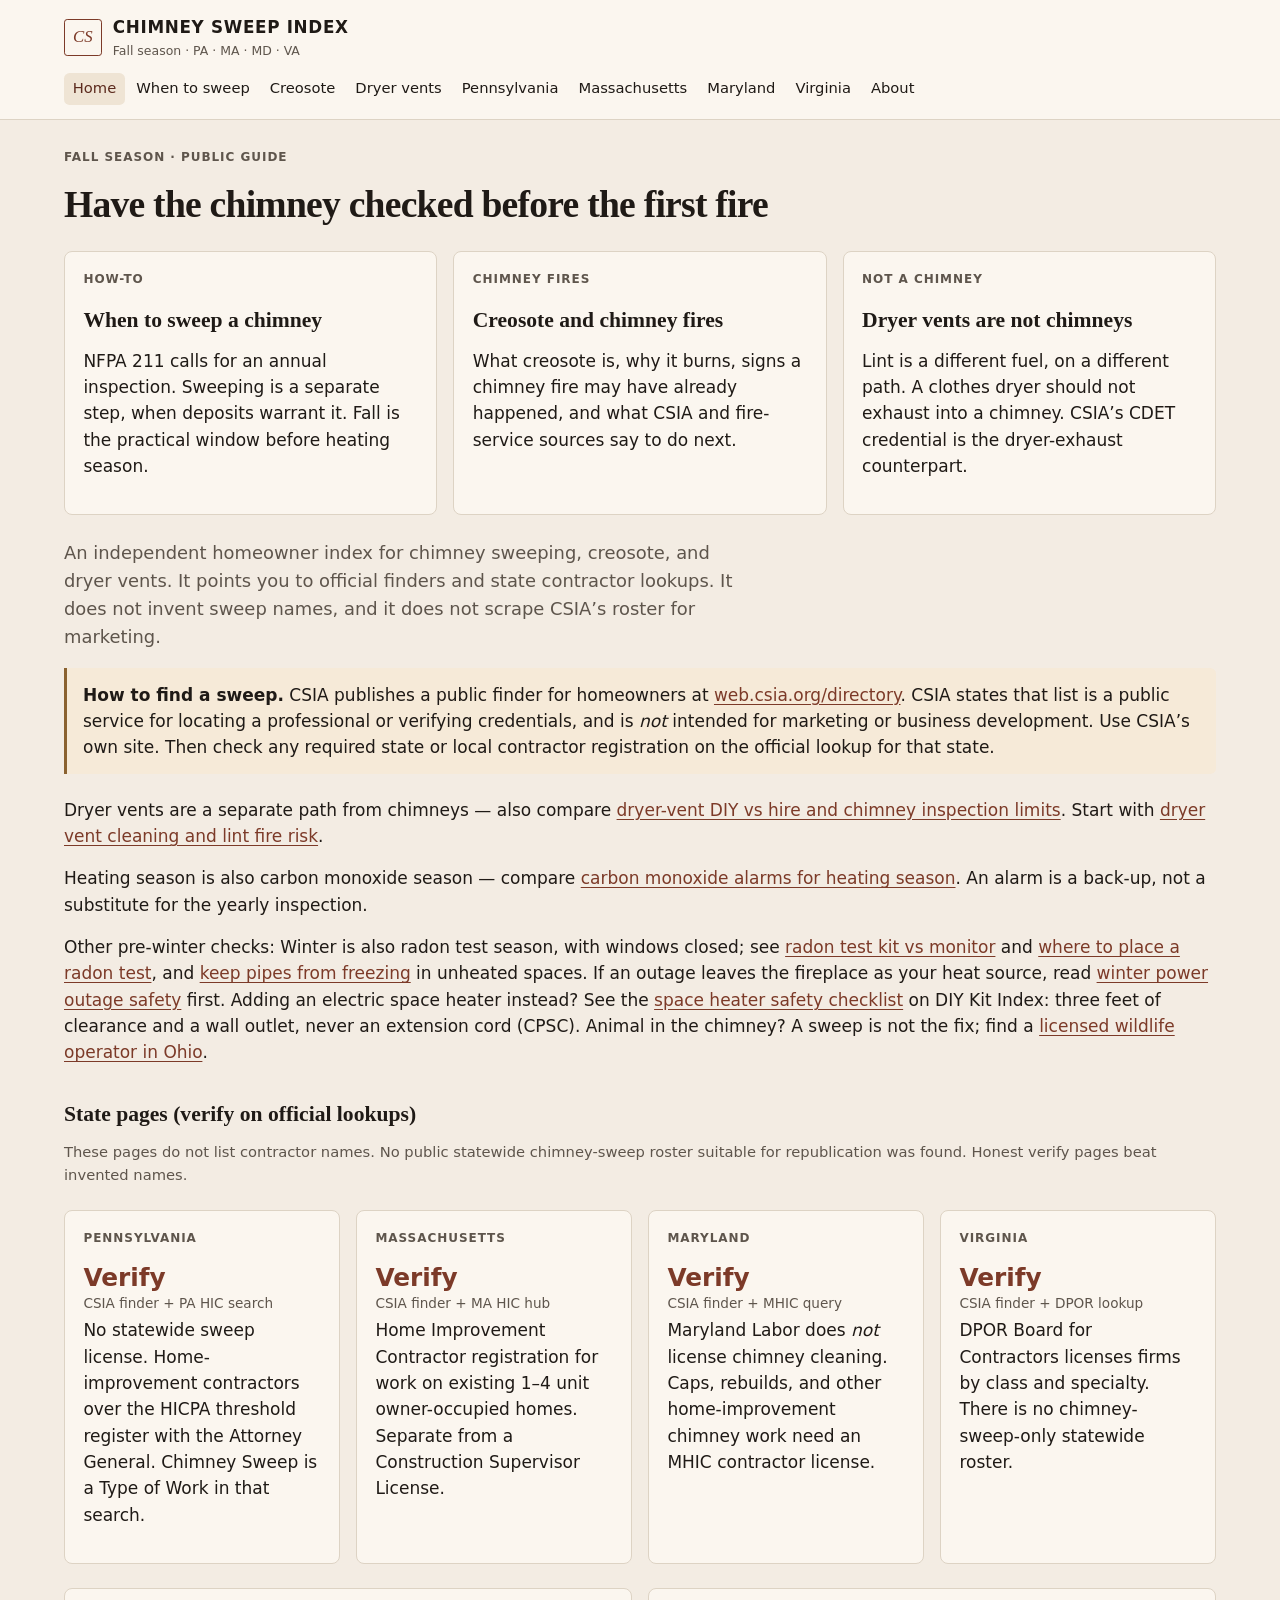
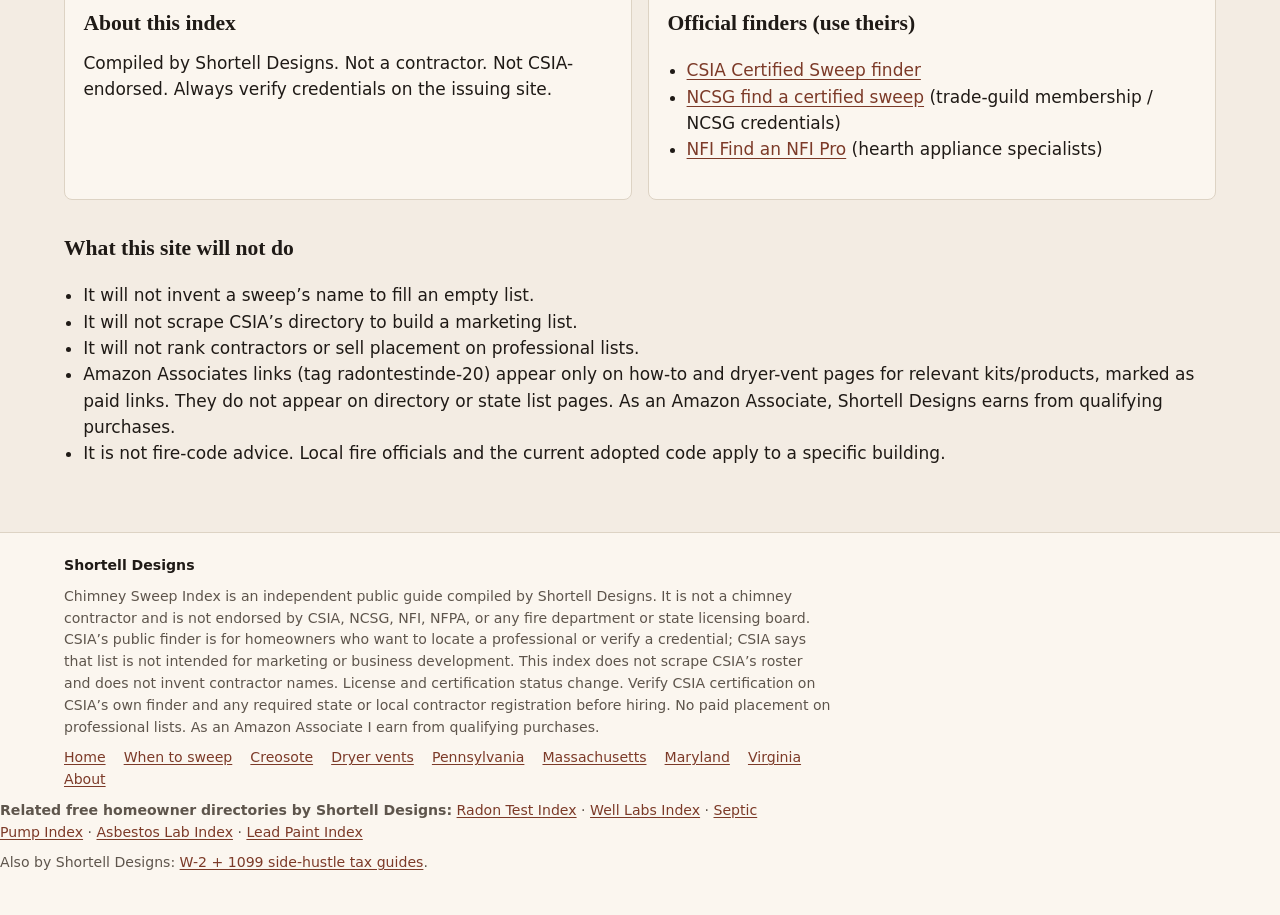
<file: index.html>
<!DOCTYPE html>
<html lang="en">
<head>
  <meta charset="utf-8">
  <meta name="viewport" content="width=device-width, initial-scale=1">
  <title>Chimney Sweep Index | When to Sweep and Verify</title>
  <meta name="description" content="Have the chimney checked before the first fire. When to sweep, creosote, dryer vents, plus CSIA and state lookups. By Shortell Designs. Not CSIA-endorsed.">
  <link rel="canonical" href="https://shortelldesigns.github.io/chimney-sweep-index/">
  <link rel="stylesheet" href="css/style.css">
</head>
<body>
  <a class="skip" href="#main">Skip to content</a>
  <header class="site-header">
    <div class="header-inner">
      <a class="brand" href="index.html">
        <span class="brand-mark" aria-hidden="true">CS</span>
        <span class="brand-text">
          <span class="brand-name">Chimney Sweep Index</span>
          <span class="brand-sub">Fall season · PA · MA · MD · VA</span>
        </span>
      </a>
      <nav aria-label="Primary">
        <a href="index.html" aria-current="page">Home</a>
        <a href="how-to.html">When to sweep</a>
        <a href="creosote.html">Creosote</a>
        <a href="dryer-vent.html">Dryer vents</a>
        <a href="pa.html">Pennsylvania</a>
        <a href="ma.html">Massachusetts</a>
        <a href="md.html">Maryland</a>
        <a href="va.html">Virginia</a>
        <a href="about.html">About</a>
      </nav>
    </div>
  </header>
  <main id="main">
    <div class="wrap">
      <p class="kicker">Fall season · public guide</p>
      <h1>Have the chimney checked before the first fire</h1>
<div class="grid three">
        <a class="card" href="how-to.html">
          <p class="kicker">How-to</p>
          <h2>When to sweep a chimney</h2>
          <p>NFPA 211 calls for an annual inspection. Sweeping is a separate step, when deposits
          warrant it. Fall is the practical window before heating season.</p>
        </a>
        <a class="card" href="creosote.html">
          <p class="kicker">Chimney fires</p>
          <h2>Creosote and chimney fires</h2>
          <p>What creosote is, why it burns, signs a chimney fire may have already happened, and
          what CSIA and fire-service sources say to do next.</p>
        </a>
        <a class="card" href="dryer-vent.html">
          <p class="kicker">Not a chimney</p>
          <h2>Dryer vents are not chimneys</h2>
          <p>Lint is a different fuel, on a different path. A clothes dryer should not exhaust into
          a chimney. CSIA’s CDET credential is the dryer-exhaust counterpart.</p>
        </a>
      </div>

      <p class="lede">An independent homeowner index for chimney sweeping, creosote, and dryer vents.
      It points you to official finders and state contractor lookups. It does not invent sweep names,
      and it does not scrape CSIA’s roster for marketing.</p>
            <div class="note">
        <p><strong>How to find a sweep.</strong> CSIA publishes a public finder for homeowners at
        <a href="https://web.csia.org/directory/">web.csia.org/directory</a>. CSIA states that list is a public service
        for locating a professional or verifying credentials, and is <em>not</em> intended for
        marketing or business development. Use CSIA’s own site. Then check any required state or
        local contractor registration on the official lookup for that state.</p>
      </div>


      <p>Dryer vents are a separate path from chimneys — also compare <a href="https://shortelldesigns.github.io/diy-kit-index/dryer-vent-chimney-diy.html">dryer-vent DIY vs hire and chimney inspection limits</a>. Start with <a href="dryer-vent.html">dryer vent cleaning and lint fire risk</a>.</p>
      <p>Heating season is also carbon monoxide season — compare <a href="https://shortelldesigns.github.io/diy-kit-index/carbon-monoxide-alarms.html">carbon monoxide alarms for heating season</a>. An alarm is a back-up, not a substitute for the yearly inspection.</p>
      <p>Other pre-winter checks: Winter is also radon test season, with windows closed; see <a href="https://shortelldesigns.github.io/diy-kit-index/radon-test-kits.html">radon test kit vs monitor</a> and <a href="https://shortelldesigns.github.io/radon-test-index/how-to-test.html">where to place a radon test</a>, and <a href="https://shortelldesigns.github.io/diy-kit-index/frozen-pipe-kit.html">keep pipes from freezing</a> in unheated spaces. If an outage leaves the fireplace as your heat source, read <a href="https://shortelldesigns.github.io/diy-kit-index/power-outage-kit.html">winter power outage safety</a> first. Adding an electric space heater instead? See the <a href="https://shortelldesigns.github.io/diy-kit-index/space-heater-safety.html">space heater safety checklist</a> on DIY Kit Index: three feet of clearance and a wall outlet, never an extension cord (CPSC). Animal in the chimney? A sweep is not the fix; find a <a href="https://shortelldesigns.github.io/wildlife-control-index/oh.html">licensed wildlife operator in Ohio</a>.</p>

      <h2>State pages (verify on official lookups)</h2>
      <p class="meta">These pages do not list contractor names. No public statewide chimney-sweep
      roster suitable for republication was found. Honest verify pages beat invented names.</p>
      <div class="grid states">
        <a class="card" href="pa.html">
          <p class="kicker">Pennsylvania</p>
          <p class="stat">Verify<small>CSIA finder + PA HIC search</small></p>
          <p>No statewide sweep license. Home-improvement contractors over the HICPA threshold
          register with the Attorney General. Chimney Sweep is a Type of Work in that search.</p>
        </a>
        <a class="card" href="ma.html">
          <p class="kicker">Massachusetts</p>
          <p class="stat">Verify<small>CSIA finder + MA HIC hub</small></p>
          <p>Home Improvement Contractor registration for work on existing 1–4 unit owner-occupied
          homes. Separate from a Construction Supervisor License.</p>
        </a>
        <a class="card" href="md.html">
          <p class="kicker">Maryland</p>
          <p class="stat">Verify<small>CSIA finder + MHIC query</small></p>
          <p>Maryland Labor does <em>not</em> license chimney cleaning. Caps, rebuilds, and other
          home-improvement chimney work need an MHIC contractor license.</p>
        </a>
        <a class="card" href="va.html">
          <p class="kicker">Virginia</p>
          <p class="stat">Verify<small>CSIA finder + DPOR lookup</small></p>
          <p>DPOR Board for Contractors licenses firms by class and specialty. There is no
          chimney-sweep-only statewide roster.</p>
        </a>
      </div>

      <div class="grid two">
        <a class="card" href="about.html">
          <h2>About this index</h2>
          <p>Compiled by Shortell Designs. Not a contractor. Not CSIA-endorsed.
          Always verify credentials on the issuing site.</p>
        </a>
        <div class="card">
          <h2>Official finders (use theirs)</h2>
          <ul class="plain">
            <li><a href="https://web.csia.org/directory/">CSIA Certified Sweep finder</a></li>
            <li><a href="https://ncsg.org/find-a-sweep/find-a-certified-sweep">NCSG find a certified sweep</a> (trade-guild membership / NCSG credentials)</li>
            <li><a href="https://www.nficertified.org/public/find-an-nfi-pro/">NFI Find an NFI Pro</a> (hearth appliance specialists)</li>
          </ul>
        </div>
      </div>

      <h2>What this site will not do</h2>
      <ul class="plain">
        <li>It will not invent a sweep’s name to fill an empty list.</li>
        <li>It will not scrape CSIA’s directory to build a marketing list.</li>
        <li>It will not rank contractors or sell placement on professional lists.</li>
        <li>Amazon Associates links (tag radontestinde-20) appear only on how-to and dryer-vent pages for relevant kits/products, marked as paid links. They do not appear on directory or state list pages. As an Amazon Associate, Shortell Designs earns from qualifying purchases.</li>
        <li>It is not fire-code advice. Local fire officials and the current adopted code apply
          to a specific building.</li>
      </ul>
    </div>
  </main>
  <footer class="site-footer">
    <div class="wrap">
      <p class="byline">Shortell Designs</p>
      <p>Chimney Sweep Index is an independent public guide compiled by Shortell Designs.
      It is not a chimney contractor and is not endorsed by CSIA, NCSG, NFI,
      NFPA, or any fire department or state licensing board. CSIA’s public finder is for homeowners
      who want to locate a professional or verify a credential; CSIA says that list is not intended
      for marketing or business development. This index does not scrape CSIA’s roster and does not
      invent contractor names. License and certification status change. Verify CSIA certification
      on CSIA’s own finder and any required state or local contractor registration before hiring.
      No paid placement on professional lists. As an Amazon Associate I earn from qualifying purchases.</p>
      <p class="foot-nav"><a href="index.html">Home</a> <a href="how-to.html">When to sweep</a> <a href="creosote.html">Creosote</a> <a href="dryer-vent.html">Dryer vents</a> <a href="pa.html">Pennsylvania</a> <a href="ma.html">Massachusetts</a> <a href="md.html">Maryland</a> <a href="va.html">Virginia</a> <a href="about.html">About</a></p>
    </div>
  <p class="related-sites"><strong>Related free homeowner directories by Shortell Designs:</strong> <a href="https://shortelldesigns.github.io/radon-test-index/">Radon Test Index</a> · <a href="https://shortelldesigns.github.io/well-labs-index/">Well Labs Index</a> · <a href="https://shortelldesigns.github.io/septic-pump-index/">Septic Pump Index</a> · <a href="https://shortelldesigns.github.io/asbestos-lab-index/">Asbestos Lab Index</a> · <a href="https://shortelldesigns.github.io/lead-paint-index/">Lead Paint Index</a></p>
  <p class="related-sites">Also by Shortell Designs: <a href="https://shortelldesigns.github.io/tax-kit-2026/">W-2 + 1099 side-hustle tax guides</a>.</p>
</footer>
</body>
</html>
</file>
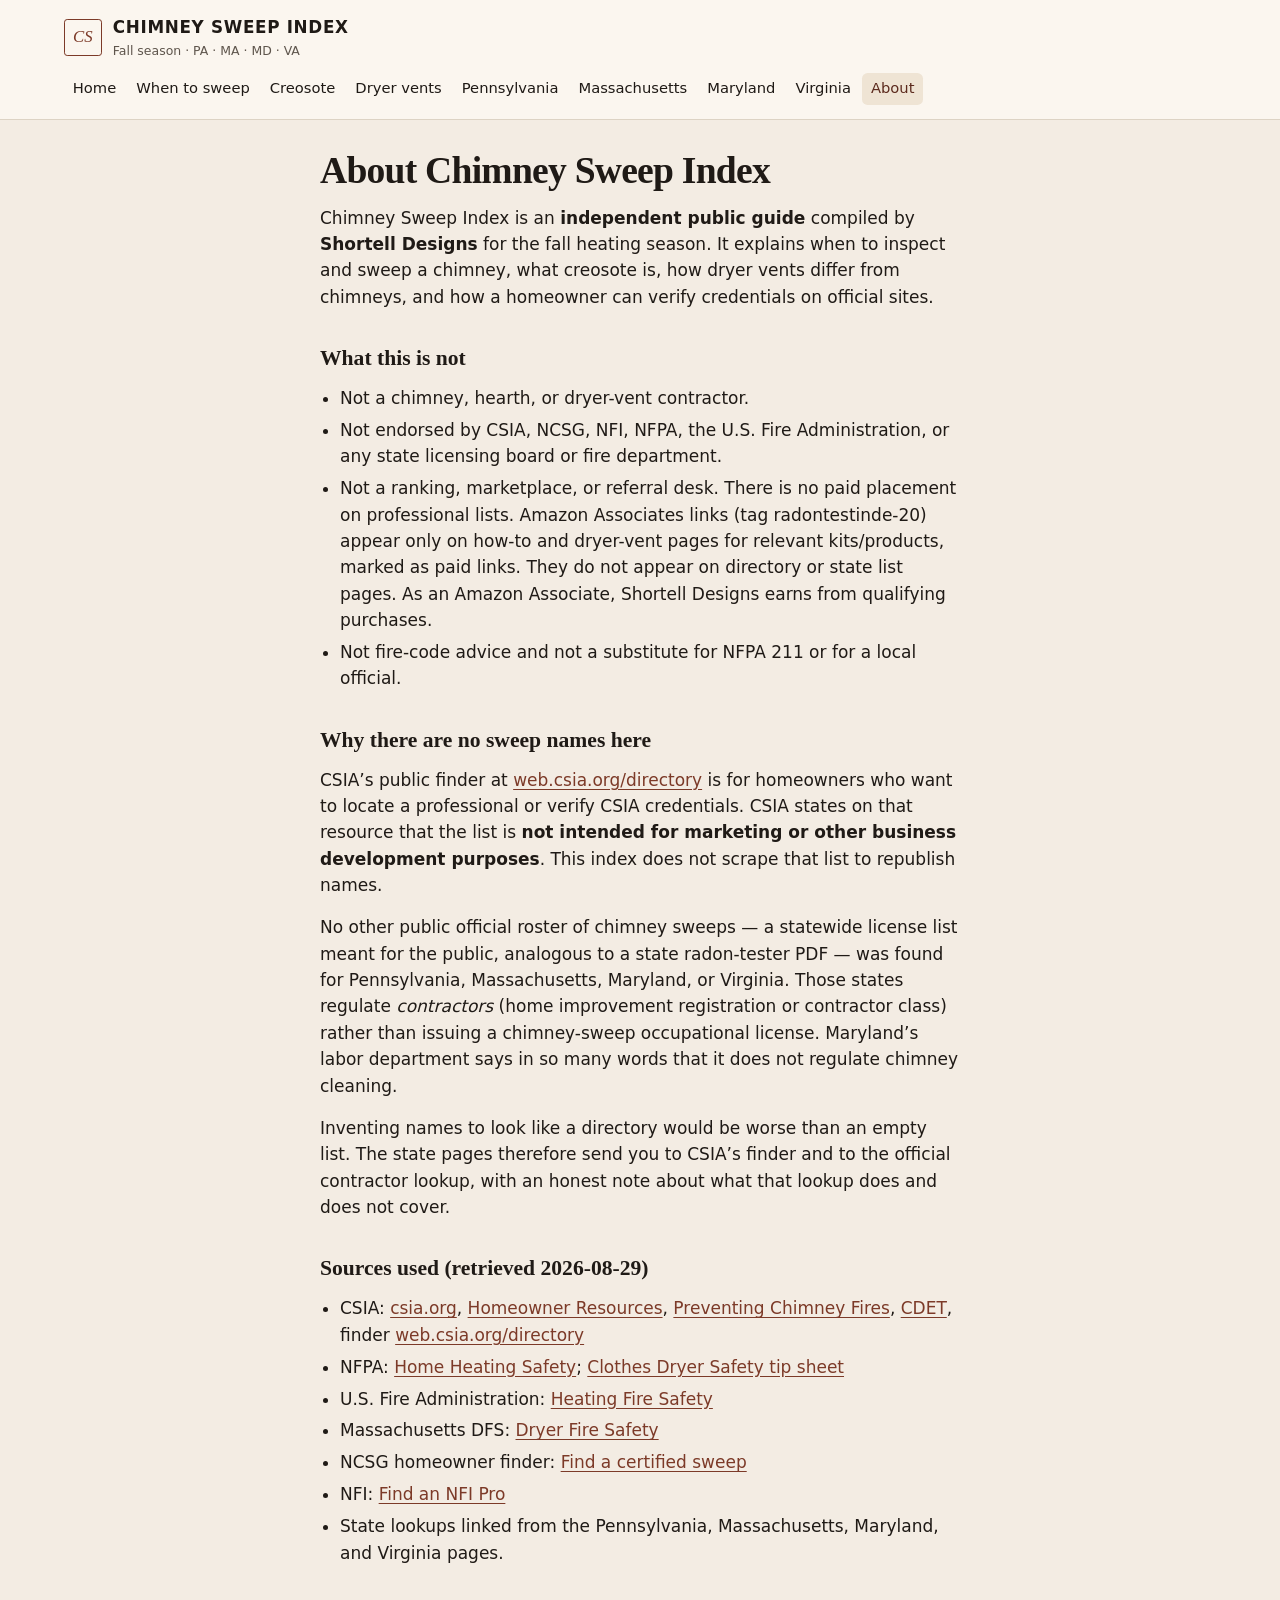
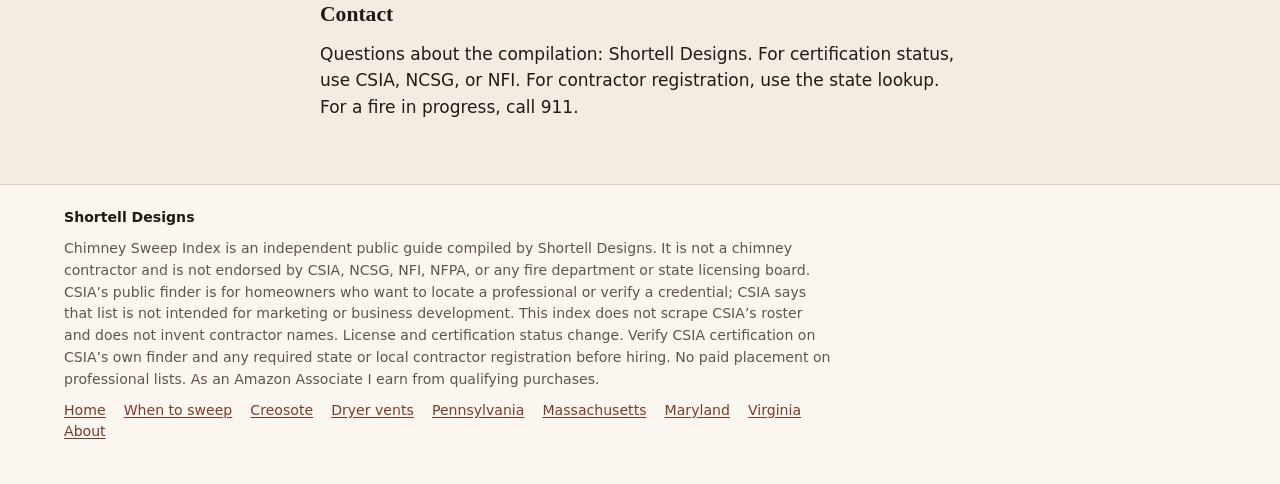
<file: about.html>
<!DOCTYPE html>
<html lang="en">
<head>
  <meta charset="utf-8">
  <meta name="viewport" content="width=device-width, initial-scale=1">
  <title>About — Chimney Sweep Index</title>
  <meta name="description" content="Independent chimney and dryer-vent guide by Shortell Designs. Not a contractor, not CSIA-endorsed.">
  <link rel="canonical" href="https://shortelldesigns.github.io/chimney-sweep-index/about.html">
  <link rel="stylesheet" href="css/style.css">
</head>
<body>
  <a class="skip" href="#main">Skip to content</a>
  <header class="site-header">
    <div class="header-inner">
      <a class="brand" href="index.html">
        <span class="brand-mark" aria-hidden="true">CS</span>
        <span class="brand-text">
          <span class="brand-name">Chimney Sweep Index</span>
          <span class="brand-sub">Fall season · PA · MA · MD · VA</span>
        </span>
      </a>
      <nav aria-label="Primary">
        <a href="index.html">Home</a>
        <a href="how-to.html">When to sweep</a>
        <a href="creosote.html">Creosote</a>
        <a href="dryer-vent.html">Dryer vents</a>
        <a href="pa.html">Pennsylvania</a>
        <a href="ma.html">Massachusetts</a>
        <a href="md.html">Maryland</a>
        <a href="va.html">Virginia</a>
        <a href="about.html" aria-current="page">About</a>
      </nav>
    </div>
  </header>
  <main id="main">
    <article class="wrap-prose prose">
      <h1>About Chimney Sweep Index</h1>
      <p>Chimney Sweep Index is an <strong>independent public guide</strong> compiled by
      <strong>Shortell Designs</strong> for the fall heating season. It explains when to inspect
      and sweep a chimney, what creosote is, how dryer vents differ from chimneys, and how a
      homeowner can verify credentials on official sites.</p>

      <h2>What this is not</h2>
      <ul>
        <li>Not a chimney, hearth, or dryer-vent contractor.</li>
        <li>Not endorsed by CSIA, NCSG, NFI, NFPA, the U.S. Fire Administration, or any state
          licensing board or fire department.</li>
        <li>Not a ranking, marketplace, or referral desk. There is no paid placement on
          professional lists. Amazon Associates links (tag radontestinde-20) appear only on
          how-to and dryer-vent pages for relevant kits/products, marked as paid links. They
          do not appear on directory or state list pages. As an Amazon Associate, Shortell
          Designs earns from qualifying purchases.</li>
        <li>Not fire-code advice and not a substitute for NFPA 211 or for a local official.</li>
      </ul>

      <h2>Why there are no sweep names here</h2>
      <p>CSIA’s public finder at <a href="https://web.csia.org/directory/">web.csia.org/directory</a> is for
      homeowners who want to locate a professional or verify CSIA credentials. CSIA states on
      that resource that the list is <strong>not intended for marketing or other business
      development purposes</strong>. This index does not scrape that list to republish names.</p>
      <p>No other public official roster of chimney sweeps — a statewide license list meant for
      the public, analogous to a state radon-tester PDF — was found for Pennsylvania,
      Massachusetts, Maryland, or Virginia. Those states regulate <em>contractors</em> (home
      improvement registration or contractor class) rather than issuing a chimney-sweep
      occupational license. Maryland’s labor department says in so many words that it does not
      regulate chimney cleaning.</p>
      <p>Inventing names to look like a directory would be worse than an empty list. The state
      pages therefore send you to CSIA’s finder and to the official contractor lookup, with an
      honest note about what that lookup does and does not cover.</p>

      <h2>Sources used (retrieved 2026-08-29)</h2>
      <ul>
        <li>CSIA: <a href="https://www.csia.org/">csia.org</a>,
          <a href="https://www.csia.org/homeowner-resources">Homeowner Resources</a>,
          <a href="https://www.csia.org/latest-news/preventing-chimney-fires">Preventing Chimney Fires</a>,
          <a href="https://www.csia.org/certified-dryer-tech">CDET</a>,
          finder <a href="https://web.csia.org/directory/">web.csia.org/directory</a></li>
        <li>NFPA: <a href="https://www.nfpa.org/education-and-research/home-fire-safety/heating">Home Heating Safety</a>;
          <a href="https://www.nfpa.org/-/media/project/storefront/catalog/files/safety-tip-sheets/dryersafetytips.pdf">Clothes Dryer Safety tip sheet</a></li>
        <li>U.S. Fire Administration:
          <a href="https://www.usfa.fema.gov/prevention/home-fires/prevent-fires/heating/">Heating Fire Safety</a></li>
        <li>Massachusetts DFS:
          <a href="https://www.mass.gov/info-details/dryer-fire-safety">Dryer Fire Safety</a></li>
        <li>NCSG homeowner finder:
          <a href="https://ncsg.org/find-a-sweep/find-a-certified-sweep">Find a certified sweep</a></li>
        <li>NFI:
          <a href="https://www.nficertified.org/public/find-an-nfi-pro/">Find an NFI Pro</a></li>
        <li>State lookups linked from the Pennsylvania, Massachusetts, Maryland, and Virginia
          pages.</li>
      </ul>

      <h2>Contact</h2>
      <p>Questions about the compilation: Shortell Designs. For certification status, use CSIA,
      NCSG, or NFI. For contractor registration, use the state lookup. For a fire in progress,
      call 911.</p>
    </article>
  </main>
  <footer class="site-footer">
    <div class="wrap">
      <p class="byline">Shortell Designs</p>
      <p>Chimney Sweep Index is an independent public guide compiled by Shortell Designs.
      It is not a chimney contractor and is not endorsed by CSIA, NCSG, NFI,
      NFPA, or any fire department or state licensing board. CSIA’s public finder is for homeowners
      who want to locate a professional or verify a credential; CSIA says that list is not intended
      for marketing or business development. This index does not scrape CSIA’s roster and does not
      invent contractor names. License and certification status change. Verify CSIA certification
      on CSIA’s own finder and any required state or local contractor registration before hiring.
      No paid placement on professional lists. As an Amazon Associate I earn from qualifying purchases.</p>
      <p class="foot-nav"><a href="index.html">Home</a> <a href="how-to.html">When to sweep</a> <a href="creosote.html">Creosote</a> <a href="dryer-vent.html">Dryer vents</a> <a href="pa.html">Pennsylvania</a> <a href="ma.html">Massachusetts</a> <a href="md.html">Maryland</a> <a href="va.html">Virginia</a> <a href="about.html">About</a></p>
    </div>
  </footer>
</body>
</html>
</file>
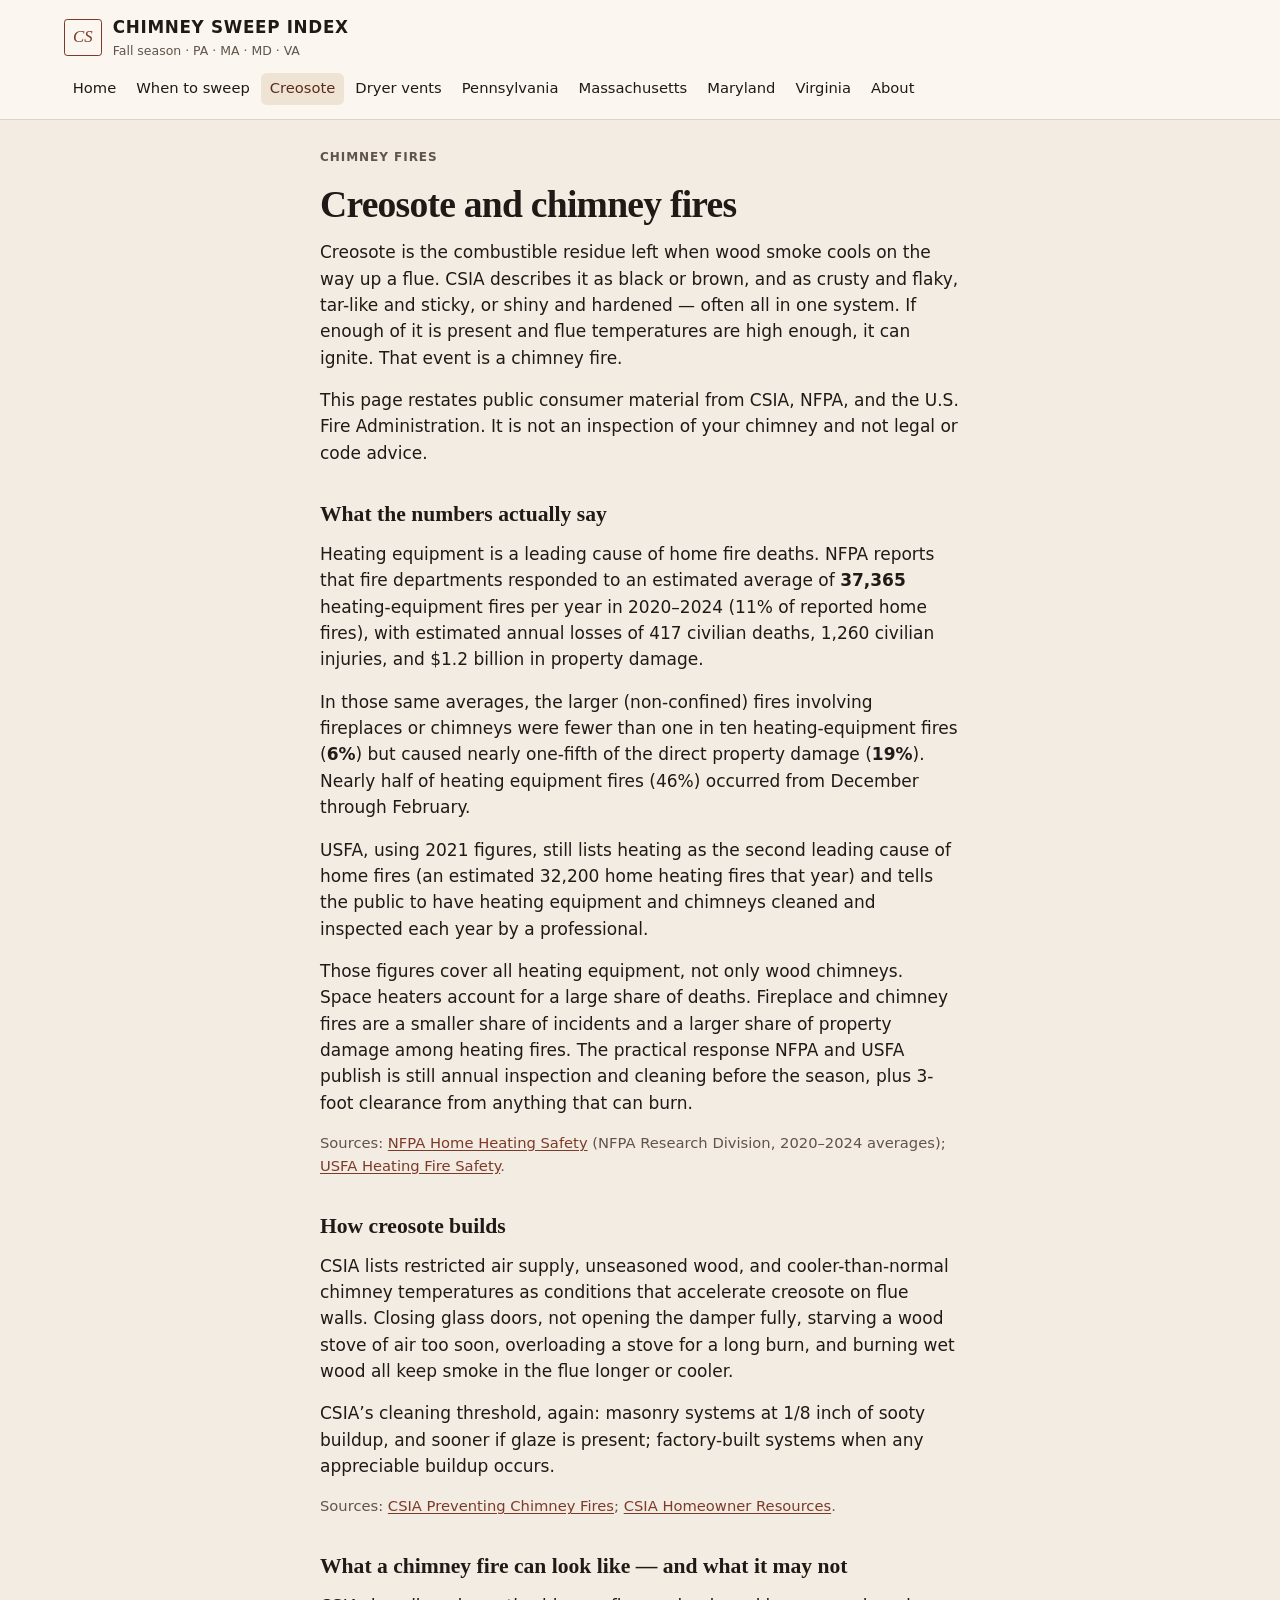
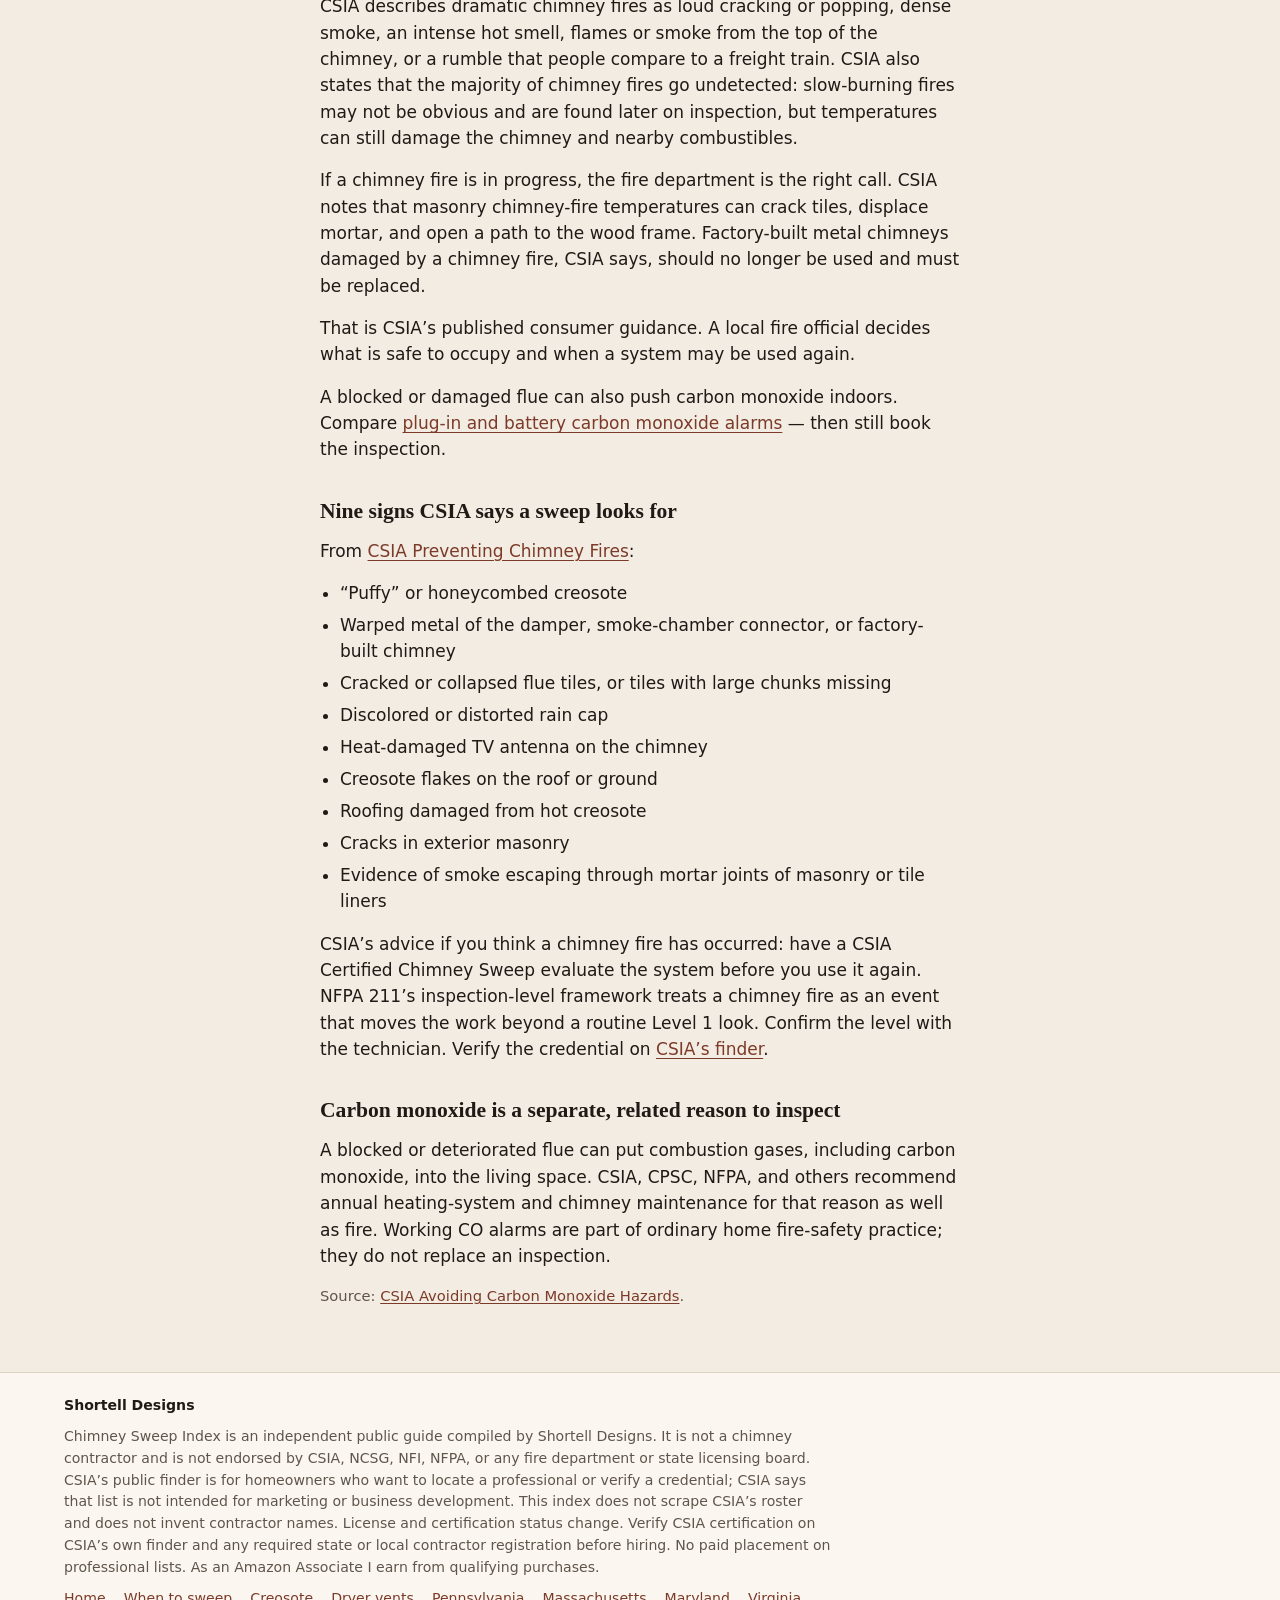
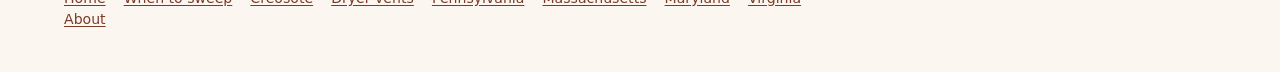
<file: creosote.html>
<!DOCTYPE html>
<html lang="en">
<head>
  <meta charset="utf-8">
  <meta name="viewport" content="width=device-width, initial-scale=1">
  <title>Creosote and Chimney Fires | Chimney Sweep Index</title>
  <meta name="description" content="What creosote is, how it builds, chimney-fire signs, and what CSIA says to do next. Annual inspection is not the same as a sweep. Not scare-copy.">
  <link rel="canonical" href="https://shortelldesigns.github.io/chimney-sweep-index/creosote.html">
  <link rel="stylesheet" href="css/style.css">
</head>
<body>
  <a class="skip" href="#main">Skip to content</a>
  <header class="site-header">
    <div class="header-inner">
      <a class="brand" href="index.html">
        <span class="brand-mark" aria-hidden="true">CS</span>
        <span class="brand-text">
          <span class="brand-name">Chimney Sweep Index</span>
          <span class="brand-sub">Fall season · PA · MA · MD · VA</span>
        </span>
      </a>
      <nav aria-label="Primary">
        <a href="index.html">Home</a>
        <a href="how-to.html">When to sweep</a>
        <a href="creosote.html" aria-current="page">Creosote</a>
        <a href="dryer-vent.html">Dryer vents</a>
        <a href="pa.html">Pennsylvania</a>
        <a href="ma.html">Massachusetts</a>
        <a href="md.html">Maryland</a>
        <a href="va.html">Virginia</a>
        <a href="about.html">About</a>
      </nav>
    </div>
  </header>
  <main id="main">
    <article class="wrap-prose prose">
      <p class="kicker">Chimney fires</p>
      <h1>Creosote and chimney fires</h1>
      <p>Creosote is the combustible residue left when wood smoke cools on the way up a flue.
      CSIA describes it as black or brown, and as crusty and flaky, tar-like and sticky, or shiny
      and hardened — often all in one system. If enough of it is present and flue temperatures
      are high enough, it can ignite. That event is a chimney fire.</p>
      <p>This page restates public consumer material from CSIA, NFPA, and the U.S. Fire
      Administration. It is not an inspection of your chimney and not legal or code advice.</p>

      <h2>What the numbers actually say</h2>
      <p>Heating equipment is a leading cause of home fire deaths. NFPA reports that fire
      departments responded to an estimated average of <strong>37,365</strong> heating-equipment
      fires per year in 2020–2024 (11% of reported home fires), with estimated annual losses of
      417 civilian deaths, 1,260 civilian injuries, and $1.2 billion in property damage.</p>
      <p>In those same averages, the larger (non-confined) fires involving fireplaces or chimneys
      were fewer than one in ten heating-equipment fires (<strong>6%</strong>) but caused nearly
      one-fifth of the direct property damage (<strong>19%</strong>). Nearly half of heating
      equipment fires (46%) occurred from December through February.</p>
      <p>USFA, using 2021 figures, still lists heating as the second leading cause of home fires
      (an estimated 32,200 home heating fires that year) and tells the public to have heating
      equipment and chimneys cleaned and inspected each year by a professional.</p>
      <p>Those figures cover all heating equipment, not only wood chimneys. Space heaters account
      for a large share of deaths. Fireplace and chimney fires are a smaller share of incidents
      and a larger share of property damage among heating fires. The practical response NFPA and
      USFA publish is still annual inspection and cleaning before the season, plus 3-foot
      clearance from anything that can burn.</p>
      <p class="sources">Sources:
      <a href="https://www.nfpa.org/education-and-research/home-fire-safety/heating">NFPA Home Heating Safety</a> (NFPA Research Division, 2020–2024
      averages);
      <a href="https://www.usfa.fema.gov/prevention/home-fires/prevent-fires/heating/">USFA Heating Fire Safety</a>.</p>

      <h2>How creosote builds</h2>
      <p>CSIA lists restricted air supply, unseasoned wood, and cooler-than-normal chimney
      temperatures as conditions that accelerate creosote on flue walls. Closing glass doors,
      not opening the damper fully, starving a wood stove of air too soon, overloading a stove
      for a long burn, and burning wet wood all keep smoke in the flue longer or cooler.</p>
      <p>CSIA’s cleaning threshold, again: masonry systems at 1/8 inch of sooty buildup, and
      sooner if glaze is present; factory-built systems when any appreciable buildup occurs.</p>
      <p class="sources">Sources:
      <a href="https://www.csia.org/latest-news/preventing-chimney-fires">CSIA Preventing Chimney Fires</a>;
      <a href="https://www.csia.org/homeowner-resources">CSIA Homeowner Resources</a>.</p>

      <h2>What a chimney fire can look like — and what it may not</h2>
      <p>CSIA describes dramatic chimney fires as loud cracking or popping, dense smoke, an
      intense hot smell, flames or smoke from the top of the chimney, or a rumble that people
      compare to a freight train. CSIA also states that the majority of chimney fires go
      undetected: slow-burning fires may not be obvious and are found later on inspection, but
      temperatures can still damage the chimney and nearby combustibles.</p>
      <p>If a chimney fire is in progress, the fire department is the right call. CSIA notes
      that masonry chimney-fire temperatures can crack tiles, displace mortar, and open a path
      to the wood frame. Factory-built metal chimneys damaged by a chimney fire, CSIA says,
      should no longer be used and must be replaced.</p>
      <p>That is CSIA’s published consumer guidance. A local fire official decides what is safe
      to occupy and when a system may be used again.</p>
      <p>A blocked or damaged flue can also push carbon monoxide indoors. Compare <a href="https://shortelldesigns.github.io/diy-kit-index/carbon-monoxide-alarms.html">plug-in and battery carbon monoxide alarms</a> — then still book the inspection.</p>

      <h2>Nine signs CSIA says a sweep looks for</h2>
      <p>From <a href="https://www.csia.org/latest-news/preventing-chimney-fires">CSIA Preventing Chimney Fires</a>:</p>
      <ul>
        <li>“Puffy” or honeycombed creosote</li>
        <li>Warped metal of the damper, smoke-chamber connector, or factory-built chimney</li>
        <li>Cracked or collapsed flue tiles, or tiles with large chunks missing</li>
        <li>Discolored or distorted rain cap</li>
        <li>Heat-damaged TV antenna on the chimney</li>
        <li>Creosote flakes on the roof or ground</li>
        <li>Roofing damaged from hot creosote</li>
        <li>Cracks in exterior masonry</li>
        <li>Evidence of smoke escaping through mortar joints of masonry or tile liners</li>
      </ul>
      <p>CSIA’s advice if you think a chimney fire has occurred: have a CSIA Certified Chimney
      Sweep evaluate the system before you use it again. NFPA 211’s inspection-level framework
      treats a chimney fire as an event that moves the work beyond a routine Level 1 look.
      Confirm the level with the technician. Verify the credential on
      <a href="https://web.csia.org/directory/">CSIA’s finder</a>.</p>

      <h2>Carbon monoxide is a separate, related reason to inspect</h2>
      <p>A blocked or deteriorated flue can put combustion gases, including carbon monoxide, into
      the living space. CSIA, CPSC, NFPA, and others recommend annual heating-system and chimney
      maintenance for that reason as well as fire. Working CO alarms are part of ordinary home
      fire-safety practice; they do not replace an inspection.</p>
      <p class="sources">Source:
      <a href="https://www.csia.org/latest-news/avoiding-carbon-monoxide-hazards">CSIA Avoiding
      Carbon Monoxide Hazards</a>.</p>
    </article>
  </main>
  <footer class="site-footer">
    <div class="wrap">
      <p class="byline">Shortell Designs</p>
      <p>Chimney Sweep Index is an independent public guide compiled by Shortell Designs.
      It is not a chimney contractor and is not endorsed by CSIA, NCSG, NFI,
      NFPA, or any fire department or state licensing board. CSIA’s public finder is for homeowners
      who want to locate a professional or verify a credential; CSIA says that list is not intended
      for marketing or business development. This index does not scrape CSIA’s roster and does not
      invent contractor names. License and certification status change. Verify CSIA certification
      on CSIA’s own finder and any required state or local contractor registration before hiring.
      No paid placement on professional lists. As an Amazon Associate I earn from qualifying purchases.</p>
      <p class="foot-nav"><a href="index.html">Home</a> <a href="how-to.html">When to sweep</a> <a href="creosote.html">Creosote</a> <a href="dryer-vent.html">Dryer vents</a> <a href="pa.html">Pennsylvania</a> <a href="ma.html">Massachusetts</a> <a href="md.html">Maryland</a> <a href="va.html">Virginia</a> <a href="about.html">About</a></p>
    </div>
  </footer>
</body>
</html>
</file>
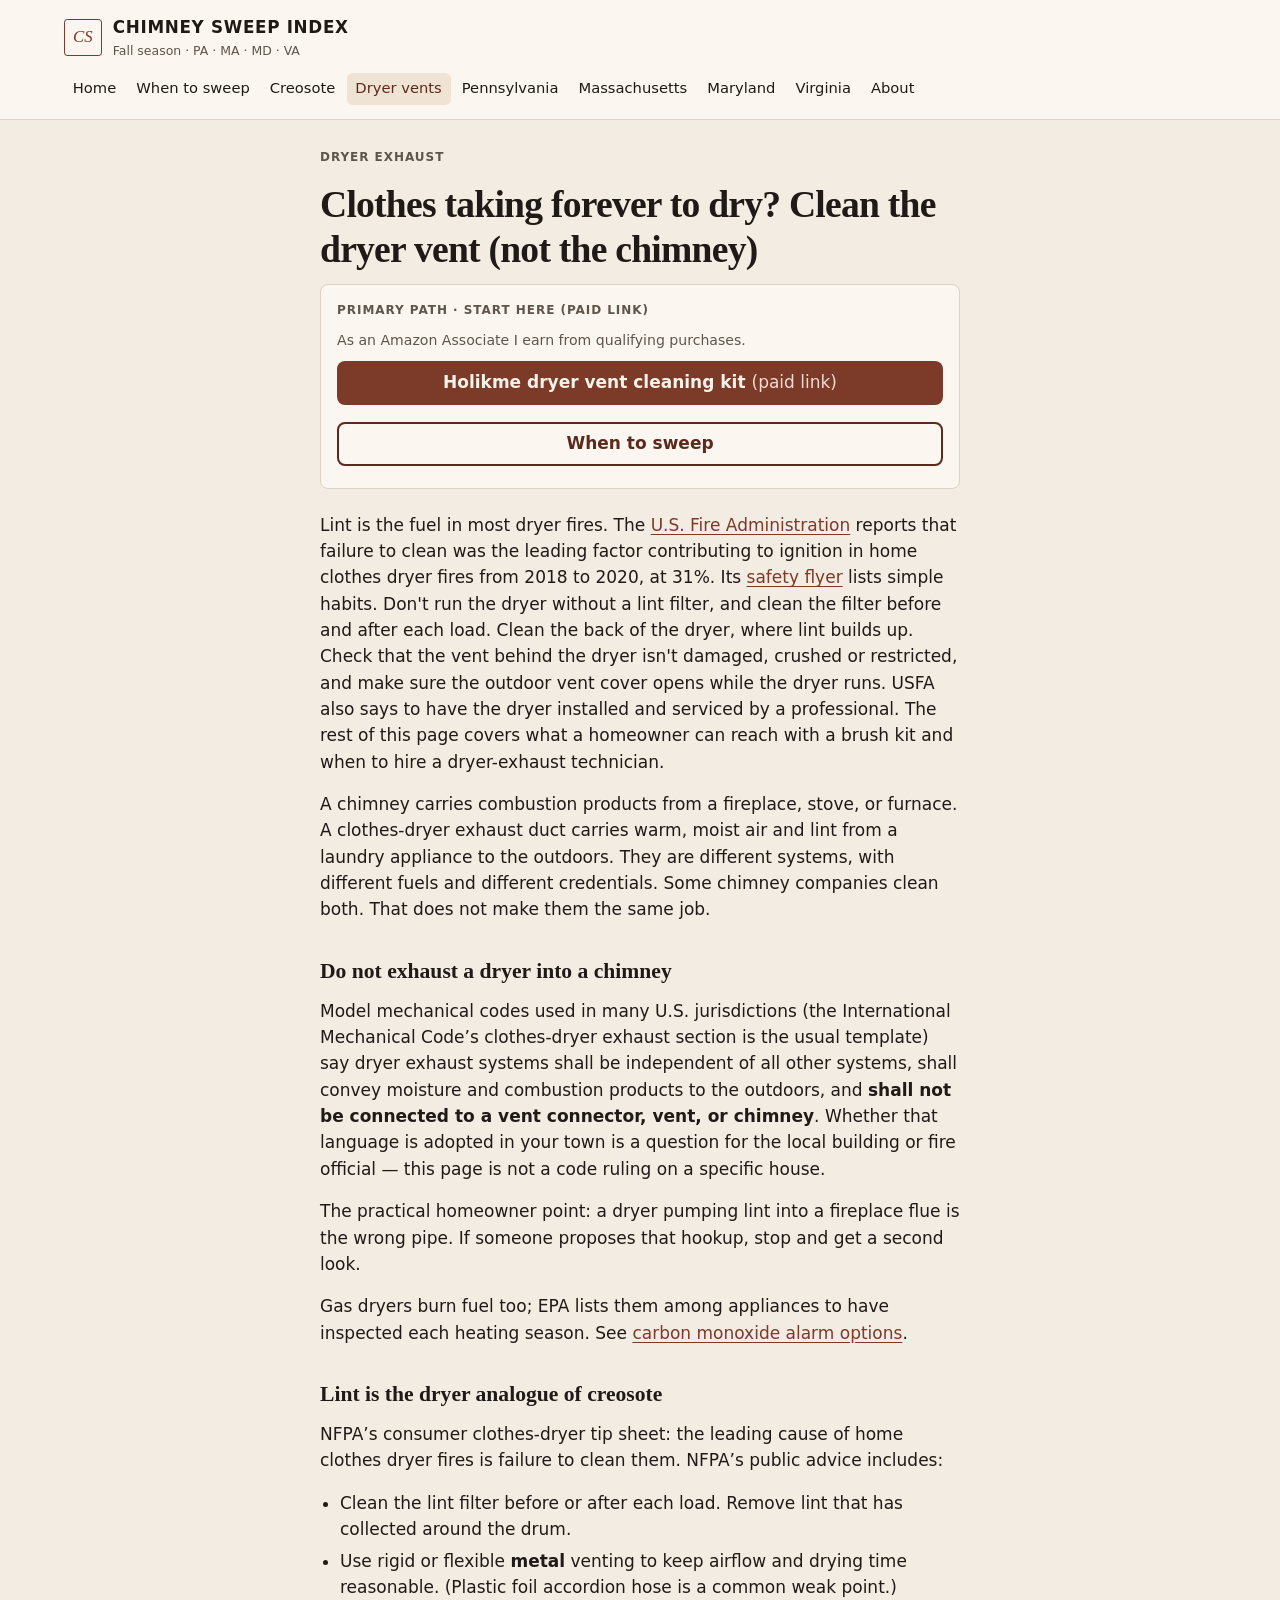
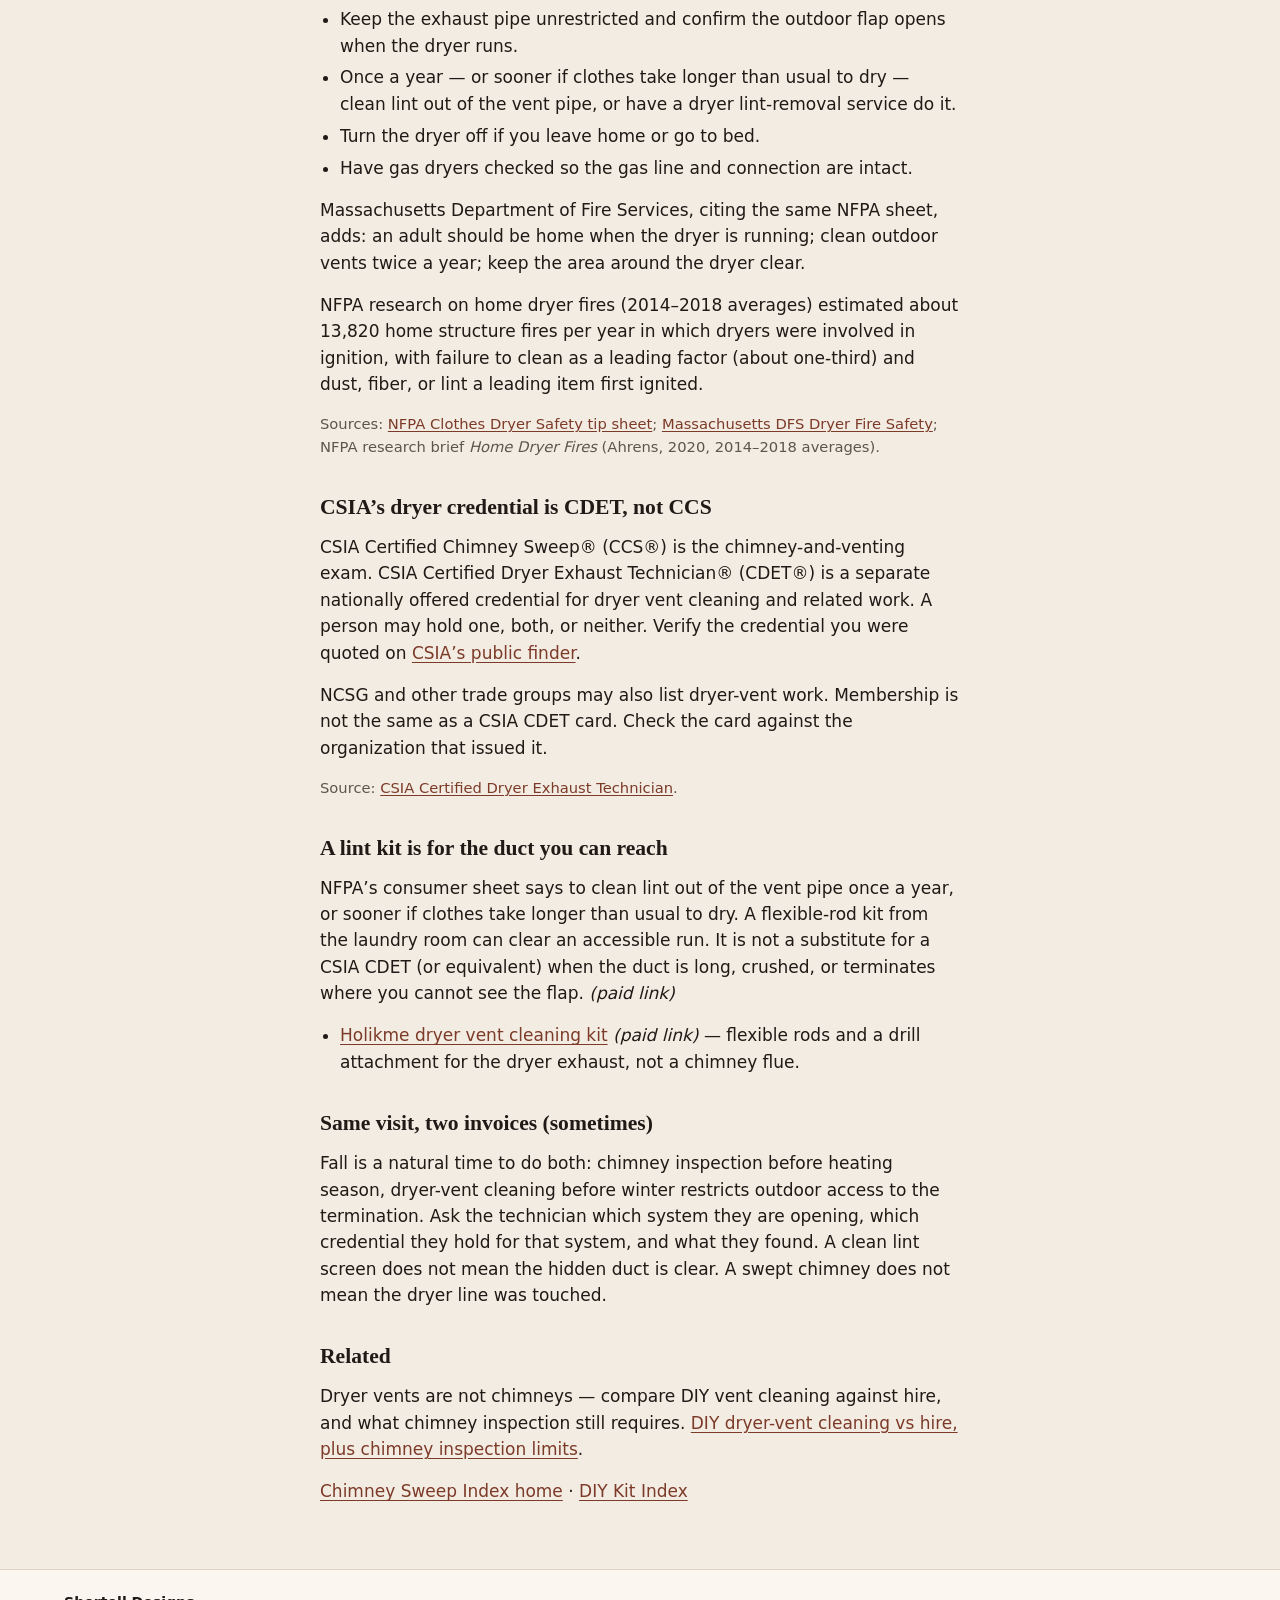
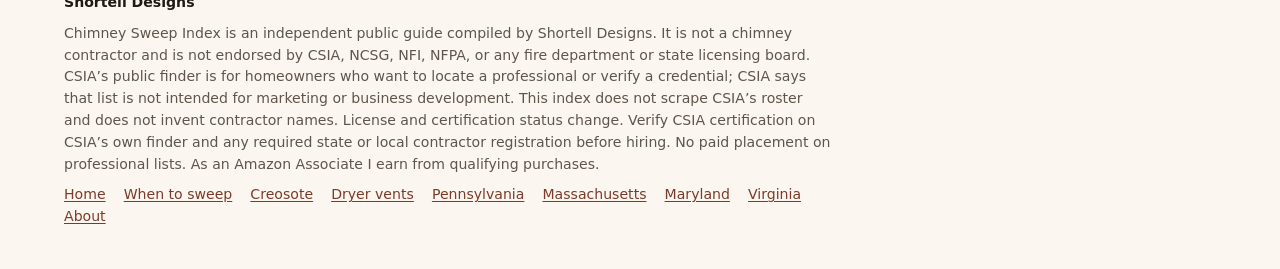
<file: dryer-vent.html>
<!DOCTYPE html>
<html lang="en">
<head>
  <meta charset="utf-8">
  <meta name="viewport" content="width=device-width, initial-scale=1">
  <title>Dryer Vent Cleaning: Lint Fire Risk and When to Hire</title>
  <meta name="description" content="USFA: failure to clean was the top factor in home dryer fires (31%, 2018–2020). Clean the lint filter every load, check the vent, and know when to hire.">
  <link rel="canonical" href="https://shortelldesigns.github.io/chimney-sweep-index/dryer-vent.html">
  <link rel="stylesheet" href="css/style.css">
</head>
<body>
  <a class="skip" href="#main">Skip to content</a>
  <header class="site-header">
    <div class="header-inner">
      <a class="brand" href="index.html">
        <span class="brand-mark" aria-hidden="true">CS</span>
        <span class="brand-text">
          <span class="brand-name">Chimney Sweep Index</span>
          <span class="brand-sub">Fall season · PA · MA · MD · VA</span>
        </span>
      </a>
      <nav aria-label="Primary">
        <a href="index.html">Home</a>
        <a href="how-to.html">When to sweep</a>
        <a href="creosote.html">Creosote</a>
        <a href="dryer-vent.html" aria-current="page">Dryer vents</a>
        <a href="pa.html">Pennsylvania</a>
        <a href="ma.html">Massachusetts</a>
        <a href="md.html">Maryland</a>
        <a href="va.html">Virginia</a>
        <a href="about.html">About</a>
      </nav>
    </div>
  </header>
  <main id="main">
    <article class="wrap-prose prose">
      <p class="kicker">Dryer exhaust</p>
      <h1>Clothes taking forever to dry? Clean the dryer vent (not the chimney)</h1>
      <aside class="primary-pick fold-cta" aria-label="Choose a path">
        <p class="kicker">Primary path · start here <span class="paid">(paid link)</span></p>
        <p class="pick-note">As an Amazon Associate I earn from qualifying purchases.</p>
        <ul class="pick-links">
          <li><a rel="sponsored nofollow" class="kit-link" href="https://www.amazon.com/dp/B089CJY3LC/?tag=radontestinde-20">Holikme dryer vent cleaning kit <span class="paid">(paid link)</span></a></li>
          <li><a class="btn btn-secondary" href="how-to.html">When to sweep</a></li>
        </ul>
      </aside>

      <p class="intro">Lint is the fuel in most dryer fires. The <a href="https://www.usfa.fema.gov/prevention/home-fires/prevent-fires/appliance-and-electrical/">U.S. Fire Administration</a> reports that failure to clean was the leading factor contributing to ignition in home clothes dryer fires from 2018 to 2020, at 31%. Its <a href="https://www.usfa.fema.gov/downloads/pdf/publications/clothes_dryer_fire_safety_flyer.pdf">safety flyer</a> lists simple habits. Don't run the dryer without a lint filter, and clean the filter before and after each load. Clean the back of the dryer, where lint builds up. Check that the vent behind the dryer isn't damaged, crushed or restricted, and make sure the outdoor vent cover opens while the dryer runs. USFA also says to have the dryer installed and serviced by a professional. The rest of this page covers what a homeowner can reach with a brush kit and when to hire a dryer-exhaust technician.</p>
      <p>A chimney carries combustion products from a fireplace, stove, or furnace. A clothes-dryer
      exhaust duct carries warm, moist air and lint from a laundry appliance to the outdoors.
      They are different systems, with different fuels and different credentials. Some chimney
      companies clean both. That does not make them the same job.</p>

      <h2>Do not exhaust a dryer into a chimney</h2>
      <p>Model mechanical codes used in many U.S. jurisdictions (the International Mechanical
      Code’s clothes-dryer exhaust section is the usual template) say dryer exhaust systems
      shall be independent of all other systems, shall convey moisture and combustion products
      to the outdoors, and <strong>shall not be connected to a vent connector, vent, or
      chimney</strong>. Whether that language is adopted in your town is a question for the
      local building or fire official — this page is not a code ruling on a specific house.</p>
      <p>The practical homeowner point: a dryer pumping lint into a fireplace flue is the wrong
      pipe. If someone proposes that hookup, stop and get a second look.</p>
      <p>Gas dryers burn fuel too; EPA lists them among appliances to have inspected each heating season. See <a href="https://shortelldesigns.github.io/diy-kit-index/carbon-monoxide-alarms.html">carbon monoxide alarm options</a>.</p>

      <h2>Lint is the dryer analogue of creosote</h2>
      <p>NFPA’s consumer clothes-dryer tip sheet: the leading cause of home clothes dryer fires
      is failure to clean them. NFPA’s public advice includes:</p>
      <ul>
        <li>Clean the lint filter before or after each load. Remove lint that has collected
          around the drum.</li>
        <li>Use rigid or flexible <strong>metal</strong> venting to keep airflow and drying time
          reasonable. (Plastic foil accordion hose is a common weak point.)</li>
        <li>Keep the exhaust pipe unrestricted and confirm the outdoor flap opens when the dryer
          runs.</li>
        <li>Once a year — or sooner if clothes take longer than usual to dry — clean lint out of
          the vent pipe, or have a dryer lint-removal service do it.</li>
        <li>Turn the dryer off if you leave home or go to bed.</li>
        <li>Have gas dryers checked so the gas line and connection are intact.</li>
      </ul>
      <p>Massachusetts Department of Fire Services, citing the same NFPA sheet, adds: an adult
      should be home when the dryer is running; clean outdoor vents twice a year; keep the area
      around the dryer clear.</p>
      <p>NFPA research on home dryer fires (2014–2018 averages) estimated about 13,820 home
      structure fires per year in which dryers were involved in ignition, with failure to clean
      as a leading factor (about one-third) and dust, fiber, or lint a leading item first
      ignited.</p>
      <p class="sources">Sources:
      <a href="https://www.nfpa.org/-/media/project/storefront/catalog/files/safety-tip-sheets/dryersafetytips.pdf">NFPA Clothes Dryer Safety tip sheet</a>;
      <a href="https://www.mass.gov/info-details/dryer-fire-safety">Massachusetts DFS Dryer Fire Safety</a>;
      NFPA research brief <em>Home Dryer Fires</em> (Ahrens, 2020, 2014–2018 averages).</p>

      <h2>CSIA’s dryer credential is CDET, not CCS</h2>
      <p>CSIA Certified Chimney Sweep® (CCS®) is the chimney-and-venting exam. CSIA Certified
      Dryer Exhaust Technician® (CDET®) is a separate nationally offered credential for dryer
      vent cleaning and related work. A person may hold one, both, or neither. Verify the
      credential you were quoted on <a href="https://web.csia.org/directory/">CSIA’s public finder</a>.</p>
      <p>NCSG and other trade groups may also list dryer-vent work. Membership is not the same
      as a CSIA CDET card. Check the card against the organization that issued it.</p>
      <p class="sources">Source: <a href="https://www.csia.org/certified-dryer-tech">CSIA Certified Dryer Exhaust Technician</a>.</p>


      <h2>A lint kit is for the duct you can reach</h2>
      <p>NFPA’s consumer sheet says to clean lint out of the vent pipe once a year, or sooner
      if clothes take longer than usual to dry. A flexible-rod kit from the laundry room can
      clear an accessible run. It is not a substitute for a CSIA CDET (or equivalent) when the
      duct is long, crushed, or terminates where you cannot see the flap. <em>(paid link)</em></p>
      <ul>
        <li><a rel="sponsored nofollow" class="kit-link" href="https://www.amazon.com/dp/B089CJY3LC/?tag=radontestinde-20">Holikme dryer vent cleaning kit</a>
          <em>(paid link)</em> — flexible rods and a drill attachment for the dryer exhaust, not a chimney flue.</li>
      </ul>
      <h2>Same visit, two invoices (sometimes)</h2>
      <p>Fall is a natural time to do both: chimney inspection before heating season, dryer-vent
      cleaning before winter restricts outdoor access to the termination. Ask the technician
      which system they are opening, which credential they hold for that system, and what they
      found. A clean lint screen does not mean the hidden duct is clear. A swept chimney does
      not mean the dryer line was touched.</p>

      <h2>Related</h2>
      <p>Dryer vents are not chimneys — compare DIY vent cleaning against hire, and what chimney inspection still requires. <a href="https://shortelldesigns.github.io/diy-kit-index/dryer-vent-chimney-diy.html">DIY dryer-vent cleaning vs hire, plus chimney inspection limits</a>.</p>
      <p><a href="./">Chimney Sweep Index home</a> · <a href="https://shortelldesigns.github.io/diy-kit-index/">DIY Kit Index</a></p>
    </article>
  </main>
  <footer class="site-footer">
    <div class="wrap">
      <p class="byline">Shortell Designs</p>
      <p>Chimney Sweep Index is an independent public guide compiled by Shortell Designs.
      It is not a chimney contractor and is not endorsed by CSIA, NCSG, NFI,
      NFPA, or any fire department or state licensing board. CSIA’s public finder is for homeowners
      who want to locate a professional or verify a credential; CSIA says that list is not intended
      for marketing or business development. This index does not scrape CSIA’s roster and does not
      invent contractor names. License and certification status change. Verify CSIA certification
      on CSIA’s own finder and any required state or local contractor registration before hiring.
      No paid placement on professional lists. As an Amazon Associate I earn from qualifying purchases.</p>
      <p class="foot-nav"><a href="index.html">Home</a> <a href="how-to.html">When to sweep</a> <a href="creosote.html">Creosote</a> <a href="dryer-vent.html">Dryer vents</a> <a href="pa.html">Pennsylvania</a> <a href="ma.html">Massachusetts</a> <a href="md.html">Maryland</a> <a href="va.html">Virginia</a> <a href="about.html">About</a></p>
    </div>
  </footer>
</body>
</html>
</file>
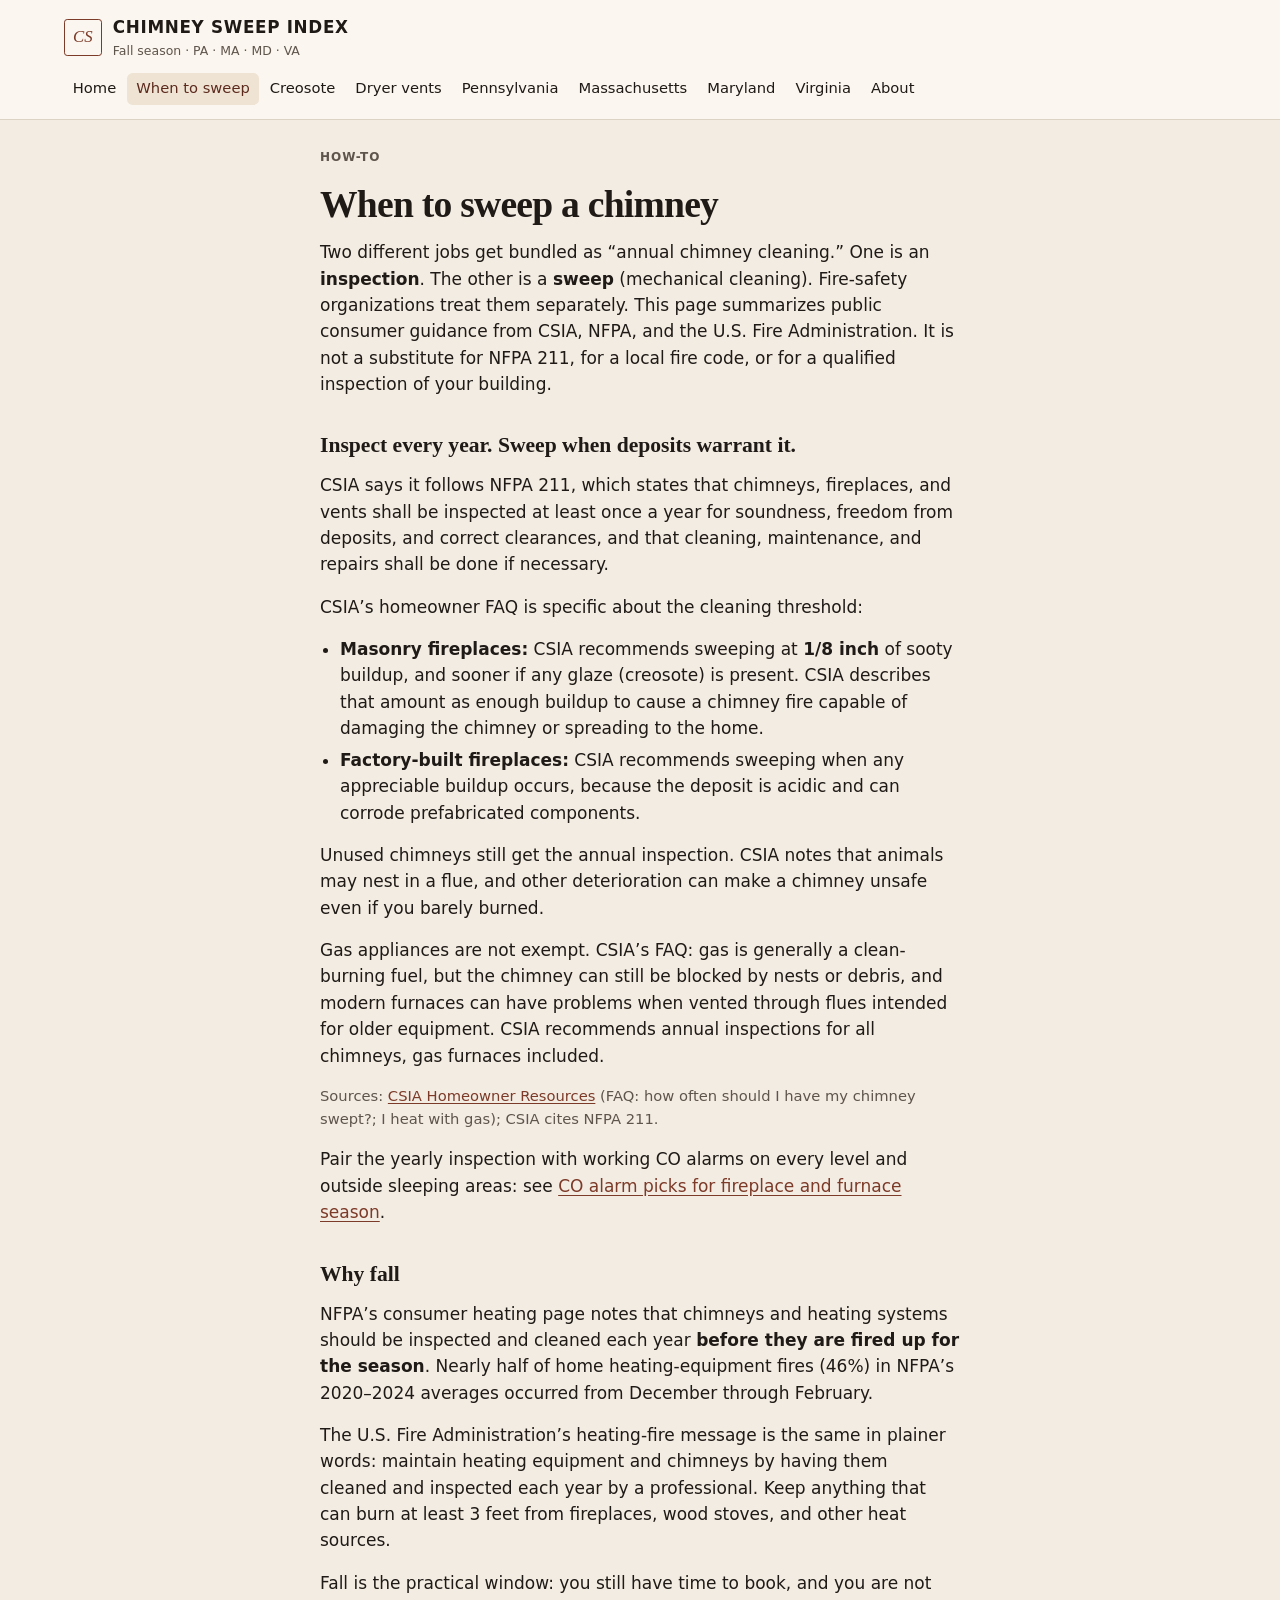
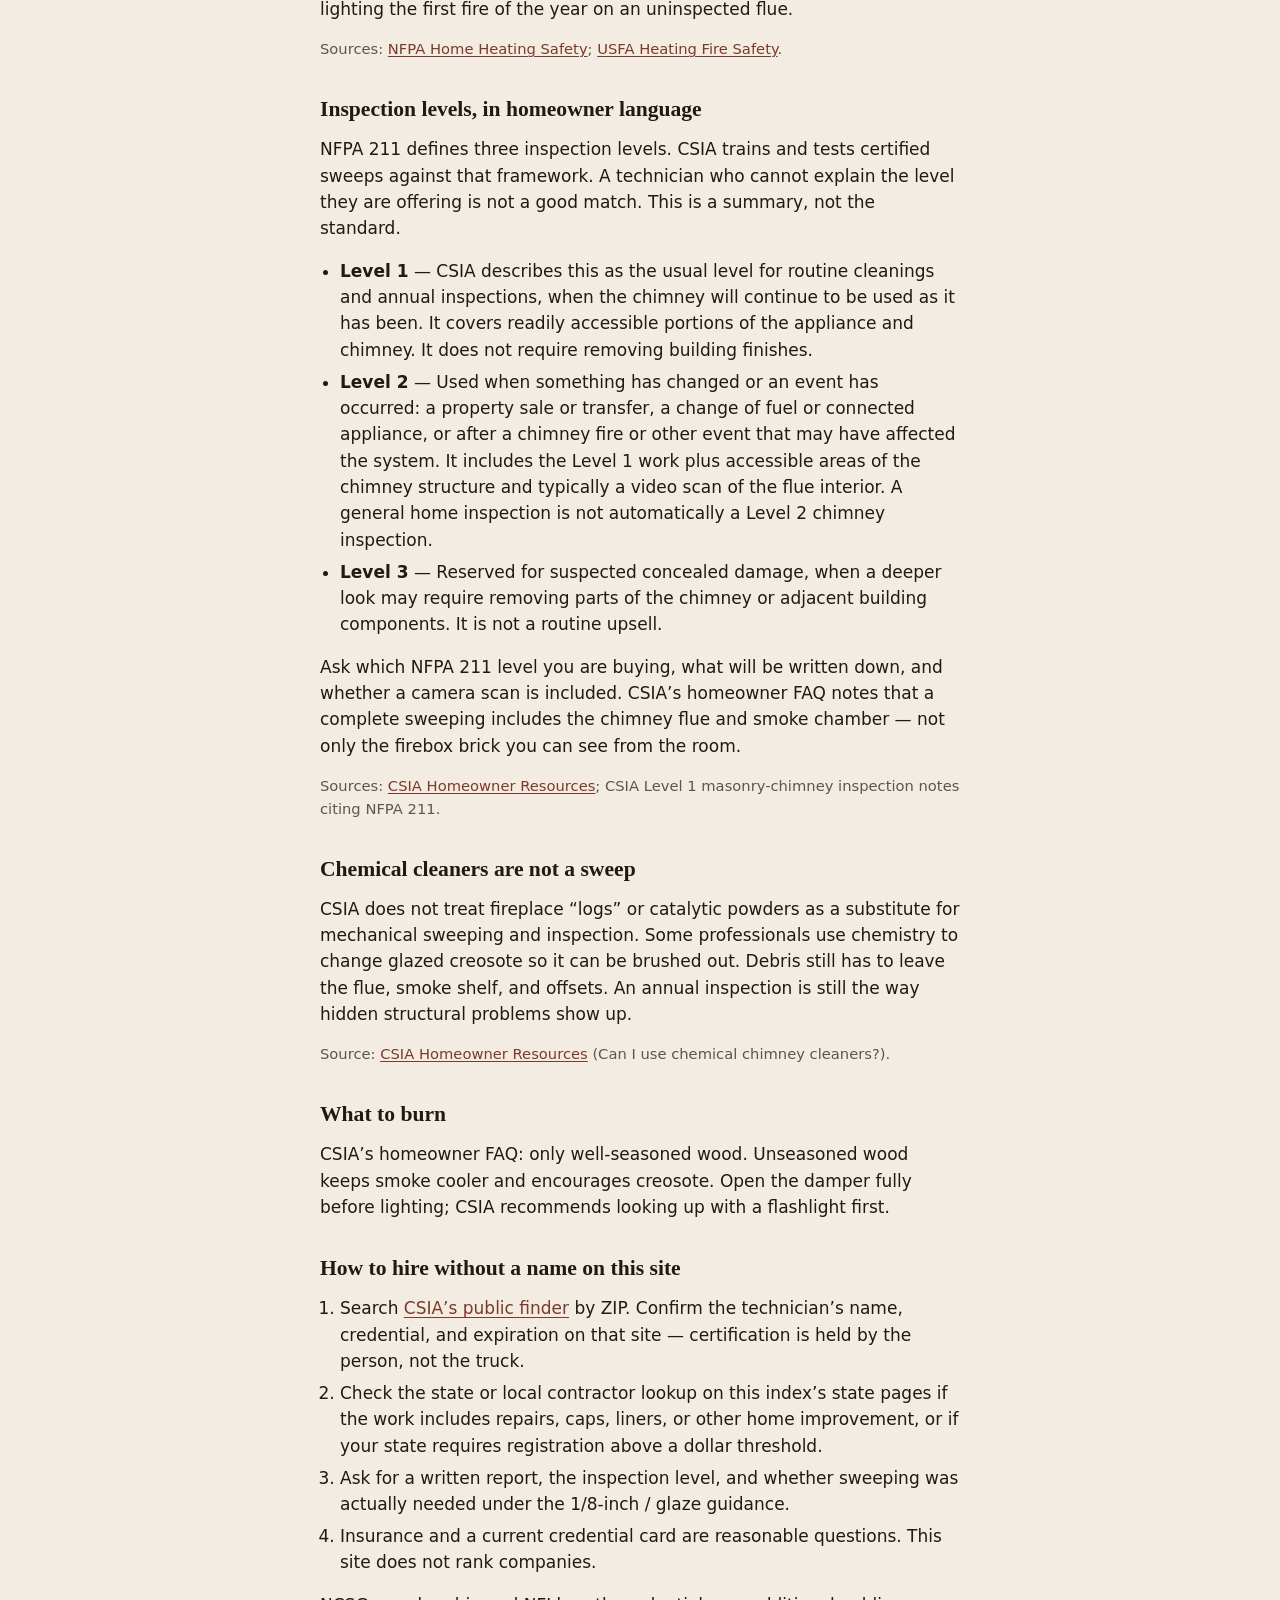
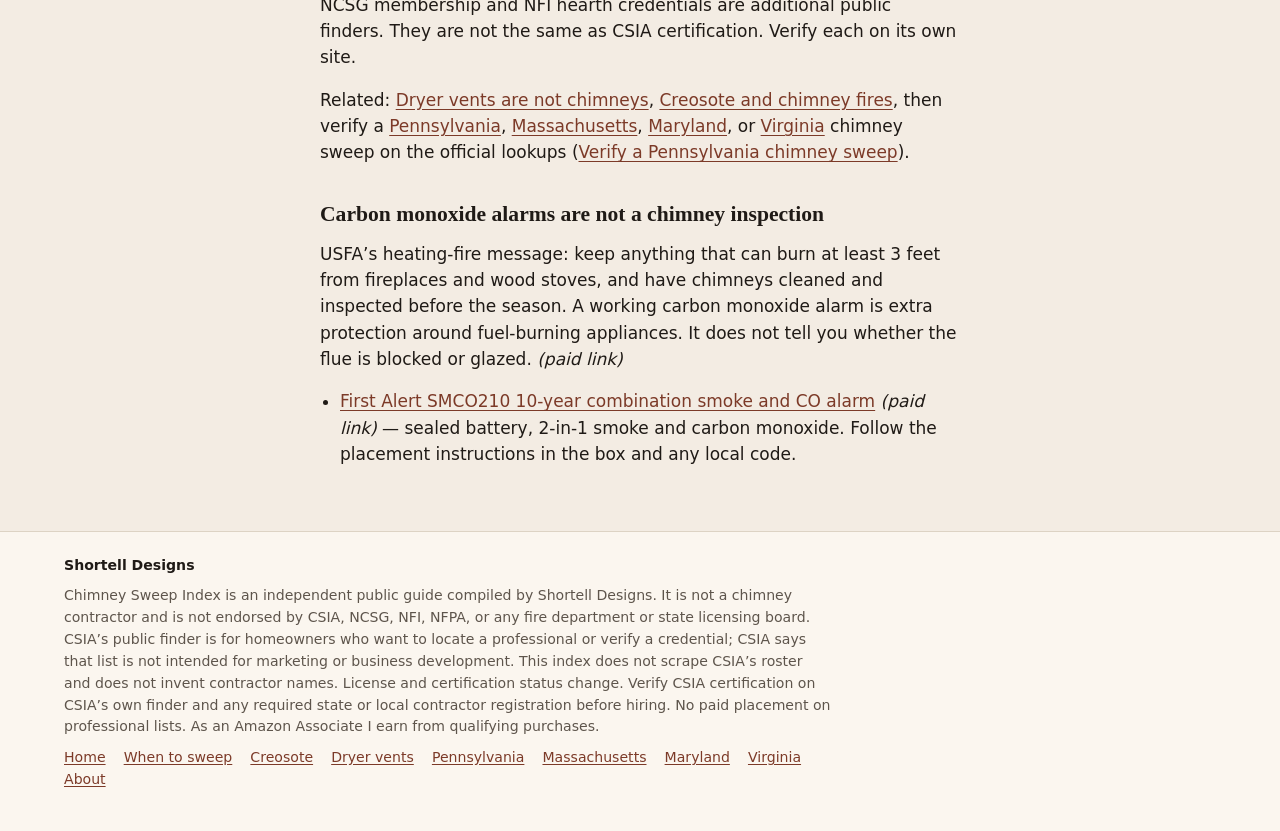
<file: how-to.html>
<!DOCTYPE html>
<html lang="en">
<head>
  <meta charset="utf-8">
  <meta name="viewport" content="width=device-width, initial-scale=1">
  <title>When to Sweep a Chimney | Chimney Sweep Index</title>
  <meta name="description" content="Inspect chimneys every year. Sweep when deposits warrant it. CSIA, NFPA, and USFA consumer guidance. Fall is the practical window. Not a shop.">
  <link rel="canonical" href="https://shortelldesigns.github.io/chimney-sweep-index/how-to.html">
  <link rel="stylesheet" href="css/style.css">
</head>
<body>
  <a class="skip" href="#main">Skip to content</a>
  <header class="site-header">
    <div class="header-inner">
      <a class="brand" href="index.html">
        <span class="brand-mark" aria-hidden="true">CS</span>
        <span class="brand-text">
          <span class="brand-name">Chimney Sweep Index</span>
          <span class="brand-sub">Fall season · PA · MA · MD · VA</span>
        </span>
      </a>
      <nav aria-label="Primary">
        <a href="index.html">Home</a>
        <a href="how-to.html" aria-current="page">When to sweep</a>
        <a href="creosote.html">Creosote</a>
        <a href="dryer-vent.html">Dryer vents</a>
        <a href="pa.html">Pennsylvania</a>
        <a href="ma.html">Massachusetts</a>
        <a href="md.html">Maryland</a>
        <a href="va.html">Virginia</a>
        <a href="about.html">About</a>
      </nav>
    </div>
  </header>
  <main id="main">
    <article class="wrap-prose prose">
      <p class="kicker">How-to</p>
      <h1>When to sweep a chimney</h1>
      <p>Two different jobs get bundled as “annual chimney cleaning.” One is an
      <strong>inspection</strong>. The other is a <strong>sweep</strong> (mechanical cleaning).
      Fire-safety organizations treat them separately. This page summarizes public consumer
      guidance from CSIA, NFPA, and the U.S. Fire Administration. It is not a substitute for
      NFPA 211, for a local fire code, or for a qualified inspection of your building.</p>

      <h2>Inspect every year. Sweep when deposits warrant it.</h2>
      <p>CSIA says it follows NFPA 211, which states that chimneys, fireplaces, and vents shall
      be inspected at least once a year for soundness, freedom from deposits, and correct
      clearances, and that cleaning, maintenance, and repairs shall be done if necessary.</p>
      <p>CSIA’s homeowner FAQ is specific about the cleaning threshold:</p>
      <ul>
        <li><strong>Masonry fireplaces:</strong> CSIA recommends sweeping at <strong>1/8 inch</strong>
          of sooty buildup, and sooner if any glaze (creosote) is present. CSIA describes that
          amount as enough buildup to cause a chimney fire capable of damaging the chimney or
          spreading to the home.</li>
        <li><strong>Factory-built fireplaces:</strong> CSIA recommends sweeping when any
          appreciable buildup occurs, because the deposit is acidic and can corrode prefabricated
          components.</li>
      </ul>
      <p>Unused chimneys still get the annual inspection. CSIA notes that animals may nest in a
      flue, and other deterioration can make a chimney unsafe even if you barely burned.</p>
      <p>Gas appliances are not exempt. CSIA’s FAQ: gas is generally a clean-burning fuel, but
      the chimney can still be blocked by nests or debris, and modern furnaces can have problems
      when vented through flues intended for older equipment. CSIA recommends annual inspections
      for all chimneys, gas furnaces included.</p>
      <p class="sources">Sources:
      <a href="https://www.csia.org/homeowner-resources">CSIA Homeowner Resources</a> (FAQ: how often should I have my
      chimney swept?; I heat with gas); CSIA cites NFPA 211.</p>

      <p>Pair the yearly inspection with working CO alarms on every level and outside sleeping areas: see <a href="https://shortelldesigns.github.io/diy-kit-index/carbon-monoxide-alarms.html">CO alarm picks for fireplace and furnace season</a>.</p>
      <h2>Why fall</h2>
      <p>NFPA’s consumer heating page notes that chimneys and heating systems should be inspected
      and cleaned each year <strong>before they are fired up for the season</strong>. Nearly half
      of home heating-equipment fires (46%) in NFPA’s 2020–2024 averages occurred from December
      through February.</p>
      <p>The U.S. Fire Administration’s heating-fire message is the same in plainer words:
      maintain heating equipment and chimneys by having them cleaned and inspected each year by
      a professional. Keep anything that can burn at least 3 feet from fireplaces, wood stoves,
      and other heat sources.</p>
      <p>Fall is the practical window: you still have time to book, and you are not lighting the
      first fire of the year on an uninspected flue.</p>
      <p class="sources">Sources:
      <a href="https://www.nfpa.org/education-and-research/home-fire-safety/heating">NFPA Home Heating Safety</a>;
      <a href="https://www.usfa.fema.gov/prevention/home-fires/prevent-fires/heating/">USFA Heating Fire Safety</a>.</p>

      <h2>Inspection levels, in homeowner language</h2>
      <p>NFPA 211 defines three inspection levels. CSIA trains and tests certified sweeps against
      that framework. A technician who cannot explain the level they are offering is not a good
      match. This is a summary, not the standard.</p>
      <ul>
        <li><strong>Level 1</strong> — CSIA describes this as the usual level for routine
          cleanings and annual inspections, when the chimney will continue to be used as it has
          been. It covers readily accessible portions of the appliance and chimney. It does not
          require removing building finishes.</li>
        <li><strong>Level 2</strong> — Used when something has changed or an event has occurred:
          a property sale or transfer, a change of fuel or connected appliance, or after a chimney
          fire or other event that may have affected the system. It includes the Level 1 work plus
          accessible areas of the chimney structure and typically a video scan of the flue
          interior. A general home inspection is not automatically a Level 2 chimney inspection.</li>
        <li><strong>Level 3</strong> — Reserved for suspected concealed damage, when a deeper look
          may require removing parts of the chimney or adjacent building components. It is not a
          routine upsell.</li>
      </ul>
      <p>Ask which NFPA 211 level you are buying, what will be written down, and whether a camera
      scan is included. CSIA’s homeowner FAQ notes that a complete sweeping includes the chimney
      flue and smoke chamber — not only the firebox brick you can see from the room.</p>
      <p class="sources">Sources:
      <a href="https://www.csia.org/homeowner-resources">CSIA Homeowner Resources</a>;
      CSIA Level 1 masonry-chimney inspection notes citing NFPA 211.</p>

      <h2>Chemical cleaners are not a sweep</h2>
      <p>CSIA does not treat fireplace “logs” or catalytic powders as a substitute for mechanical
      sweeping and inspection. Some professionals use chemistry to change glazed creosote so it
      can be brushed out. Debris still has to leave the flue, smoke shelf, and offsets. An annual
      inspection is still the way hidden structural problems show up.</p>
      <p class="sources">Source: <a href="https://www.csia.org/homeowner-resources">CSIA Homeowner Resources</a> (Can I use
      chemical chimney cleaners?).</p>

      <h2>What to burn</h2>
      <p>CSIA’s homeowner FAQ: only well-seasoned wood. Unseasoned wood keeps smoke cooler and
      encourages creosote. Open the damper fully before lighting; CSIA recommends looking up with
      a flashlight first.</p>

      <h2>How to hire without a name on this site</h2>
      <ol>
        <li>Search <a href="https://web.csia.org/directory/">CSIA’s public finder</a> by ZIP. Confirm the
          technician’s name, credential, and expiration on that site — certification is held by
          the person, not the truck.</li>
        <li>Check the state or local contractor lookup on this index’s state pages if the work
          includes repairs, caps, liners, or other home improvement, or if your state requires
          registration above a dollar threshold.</li>
        <li>Ask for a written report, the inspection level, and whether sweeping was actually
          needed under the 1/8-inch / glaze guidance.</li>
        <li>Insurance and a current credential card are reasonable questions. This site does not
          rank companies.</li>
      </ol>
      <p>NCSG membership and NFI hearth credentials are additional public finders. They are not
      the same as CSIA certification. Verify each on its own site.</p>


      <p>Related: <a href="dryer-vent.html">Dryer vents are not chimneys</a>,
      <a href="creosote.html">Creosote and chimney fires</a>,
      then verify a
      <a href="pa.html">Pennsylvania</a>,
      <a href="ma.html">Massachusetts</a>,
      <a href="md.html">Maryland</a>, or
      <a href="va.html">Virginia</a> chimney sweep on the official lookups
      (<a href="pa.html">Verify a Pennsylvania chimney sweep</a>).</p>

      <h2>Carbon monoxide alarms are not a chimney inspection</h2>
      <p>USFA’s heating-fire message: keep anything that can burn at least 3 feet from fireplaces
      and wood stoves, and have chimneys cleaned and inspected before the season. A working
      carbon monoxide alarm is extra protection around fuel-burning appliances. It does not
      tell you whether the flue is blocked or glazed. <em>(paid link)</em></p>
      <ul>
        <li><a rel="sponsored nofollow" href="https://www.amazon.com/dp/B0CJMMVST2/?tag=radontestinde-20">First Alert SMCO210 10-year combination smoke and CO alarm</a>
          <em>(paid link)</em> — sealed battery, 2-in-1 smoke and carbon monoxide. Follow the placement instructions in the box and any local code.</li>
      </ul>
    </article>
  </main>
  <footer class="site-footer">
    <div class="wrap">
      <p class="byline">Shortell Designs</p>
      <p>Chimney Sweep Index is an independent public guide compiled by Shortell Designs.
      It is not a chimney contractor and is not endorsed by CSIA, NCSG, NFI,
      NFPA, or any fire department or state licensing board. CSIA’s public finder is for homeowners
      who want to locate a professional or verify a credential; CSIA says that list is not intended
      for marketing or business development. This index does not scrape CSIA’s roster and does not
      invent contractor names. License and certification status change. Verify CSIA certification
      on CSIA’s own finder and any required state or local contractor registration before hiring.
      No paid placement on professional lists. As an Amazon Associate I earn from qualifying purchases.</p>
      <p class="foot-nav"><a href="index.html">Home</a> <a href="how-to.html">When to sweep</a> <a href="creosote.html">Creosote</a> <a href="dryer-vent.html">Dryer vents</a> <a href="pa.html">Pennsylvania</a> <a href="ma.html">Massachusetts</a> <a href="md.html">Maryland</a> <a href="va.html">Virginia</a> <a href="about.html">About</a></p>
    </div>
  </footer>
</body>
</html>
</file>
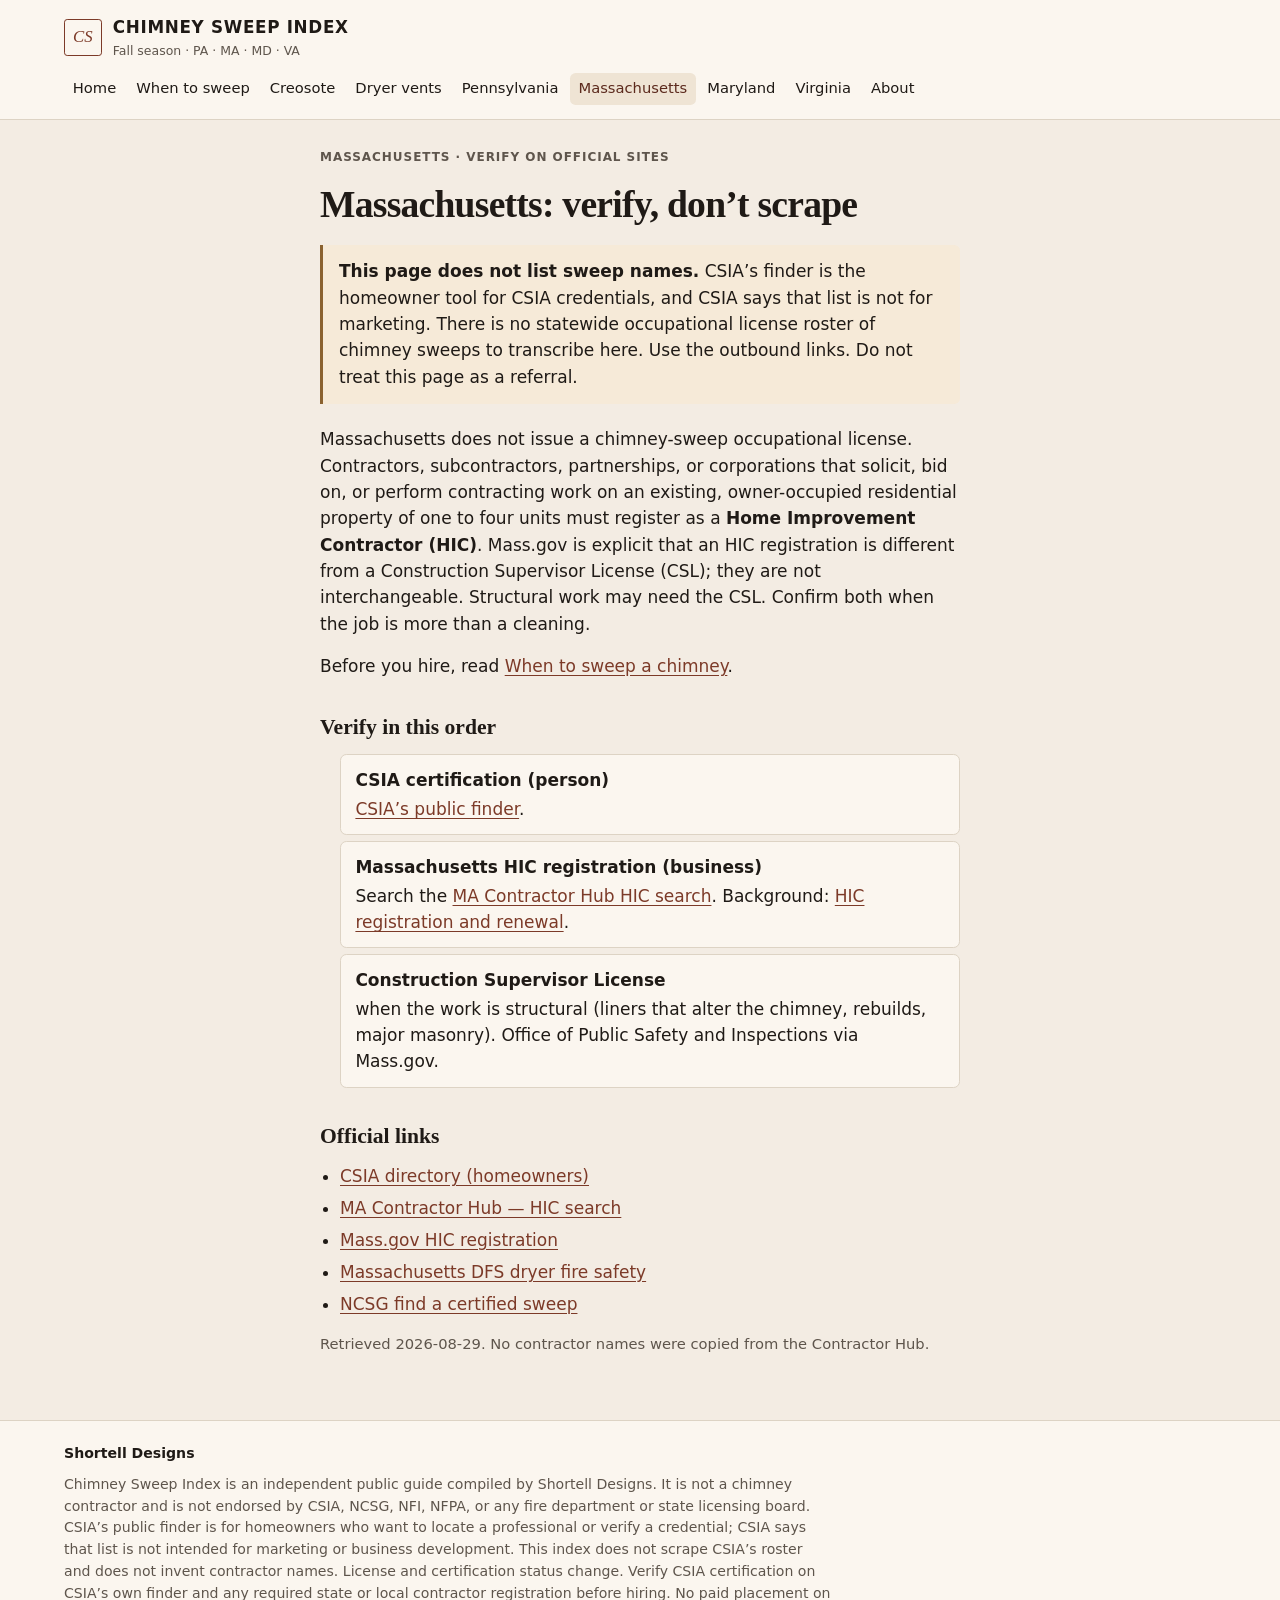
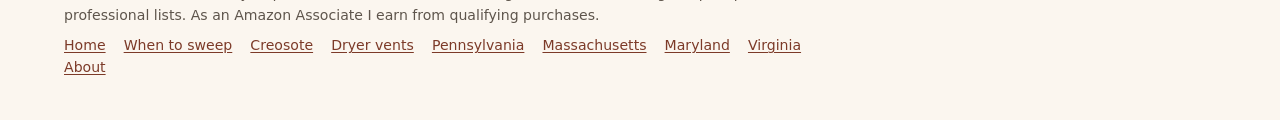
<file: ma.html>
<!DOCTYPE html>
<html lang="en">
<head>
  <meta charset="utf-8">
  <meta name="viewport" content="width=device-width, initial-scale=1">
  <title>Massachusetts Chimney Sweep Verify | Chimney Sweep Index</title>
  <meta name="robots" content="noindex,follow">
  <meta name="description" content="Verify a Massachusetts chimney sweep on CSIA’s finder, then the official contractor lookup. No invented names. Not CSIA-endorsed.">
  <link rel="canonical" href="https://shortelldesigns.github.io/chimney-sweep-index/ma.html">
  <link rel="stylesheet" href="css/style.css">
</head>
<body>
  <a class="skip" href="#main">Skip to content</a>
  <header class="site-header">
    <div class="header-inner">
      <a class="brand" href="index.html">
        <span class="brand-mark" aria-hidden="true">CS</span>
        <span class="brand-text">
          <span class="brand-name">Chimney Sweep Index</span>
          <span class="brand-sub">Fall season · PA · MA · MD · VA</span>
        </span>
      </a>
      <nav aria-label="Primary">
        <a href="index.html">Home</a>
        <a href="how-to.html">When to sweep</a>
        <a href="creosote.html">Creosote</a>
        <a href="dryer-vent.html">Dryer vents</a>
        <a href="pa.html">Pennsylvania</a>
        <a href="ma.html" aria-current="page">Massachusetts</a>
        <a href="md.html">Maryland</a>
        <a href="va.html">Virginia</a>
        <a href="about.html">About</a>
      </nav>
    </div>
  </header>
  <main id="main">
    <article class="wrap-prose prose">
      <p class="kicker">Massachusetts · verify on official sites</p>
      <h1>Massachusetts: verify, don’t scrape</h1>
      <div class="note">
        <p><strong>This page does not list sweep names.</strong> CSIA’s finder is the homeowner
        tool for CSIA credentials, and CSIA says that list is not for marketing. There is no
        statewide occupational license roster of chimney sweeps to transcribe here. Use the
        outbound links. Do not treat this page as a referral.</p>
      </div>
      
      <p>Massachusetts does not issue a chimney-sweep occupational license. Contractors,
      subcontractors, partnerships, or corporations that solicit, bid on, or perform contracting
      work on an existing, owner-occupied residential property of one to four units must
      register as a <strong>Home Improvement Contractor (HIC)</strong>. Mass.gov is explicit
      that an HIC registration is different from a Construction Supervisor License (CSL); they
      are not interchangeable. Structural work may need the CSL. Confirm both when the job is
      more than a cleaning.</p>

<p>Before you hire, read <a href="how-to.html">When to sweep a chimney</a>.</p>
      <h2>Verify in this order</h2>
      <ol class="checklist">
        <li><strong>CSIA certification (person)</strong>
          <a href="https://web.csia.org/directory/">CSIA’s public finder</a>.</li>
        <li><strong>Massachusetts HIC registration (business)</strong>
          Search the
          <a href="https://contractorhub.mass.gov/s/hic-contractor-search">MA Contractor Hub HIC search</a>.
          Background:
          <a href="https://www.mass.gov/info-details/home-improvement-contractor-registration-and-renewal">HIC registration and renewal</a>.</li>
        <li><strong>Construction Supervisor License</strong> when the work is structural
          (liners that alter the chimney, rebuilds, major masonry). Office of Public Safety
          and Inspections via Mass.gov.</li>
      </ol>

      <h2>Official links</h2>
      <ul>
        <li><a href="https://web.csia.org/directory/">CSIA directory (homeowners)</a></li>
        <li><a href="https://contractorhub.mass.gov/s/hic-contractor-search">MA Contractor Hub — HIC search</a></li>
        <li><a href="https://www.mass.gov/info-details/home-improvement-contractor-registration-and-renewal">Mass.gov HIC registration</a></li>
        <li><a href="https://www.mass.gov/info-details/dryer-fire-safety">Massachusetts DFS dryer fire safety</a></li>
        <li><a href="https://ncsg.org/find-a-sweep/find-a-certified-sweep">NCSG find a certified sweep</a></li>
      </ul>
      <p class="meta">Retrieved 2026-08-29. No contractor names were copied from the Contractor
      Hub.</p>

    </article>
  </main>
  <footer class="site-footer">
    <div class="wrap">
      <p class="byline">Shortell Designs</p>
      <p>Chimney Sweep Index is an independent public guide compiled by Shortell Designs.
      It is not a chimney contractor and is not endorsed by CSIA, NCSG, NFI,
      NFPA, or any fire department or state licensing board. CSIA’s public finder is for homeowners
      who want to locate a professional or verify a credential; CSIA says that list is not intended
      for marketing or business development. This index does not scrape CSIA’s roster and does not
      invent contractor names. License and certification status change. Verify CSIA certification
      on CSIA’s own finder and any required state or local contractor registration before hiring.
      No paid placement on professional lists. As an Amazon Associate I earn from qualifying purchases.</p>
      <p class="foot-nav"><a href="index.html">Home</a> <a href="how-to.html">When to sweep</a> <a href="creosote.html">Creosote</a> <a href="dryer-vent.html">Dryer vents</a> <a href="pa.html">Pennsylvania</a> <a href="ma.html">Massachusetts</a> <a href="md.html">Maryland</a> <a href="va.html">Virginia</a> <a href="about.html">About</a></p>
    </div>
  </footer>
</body>
</html>
</file>
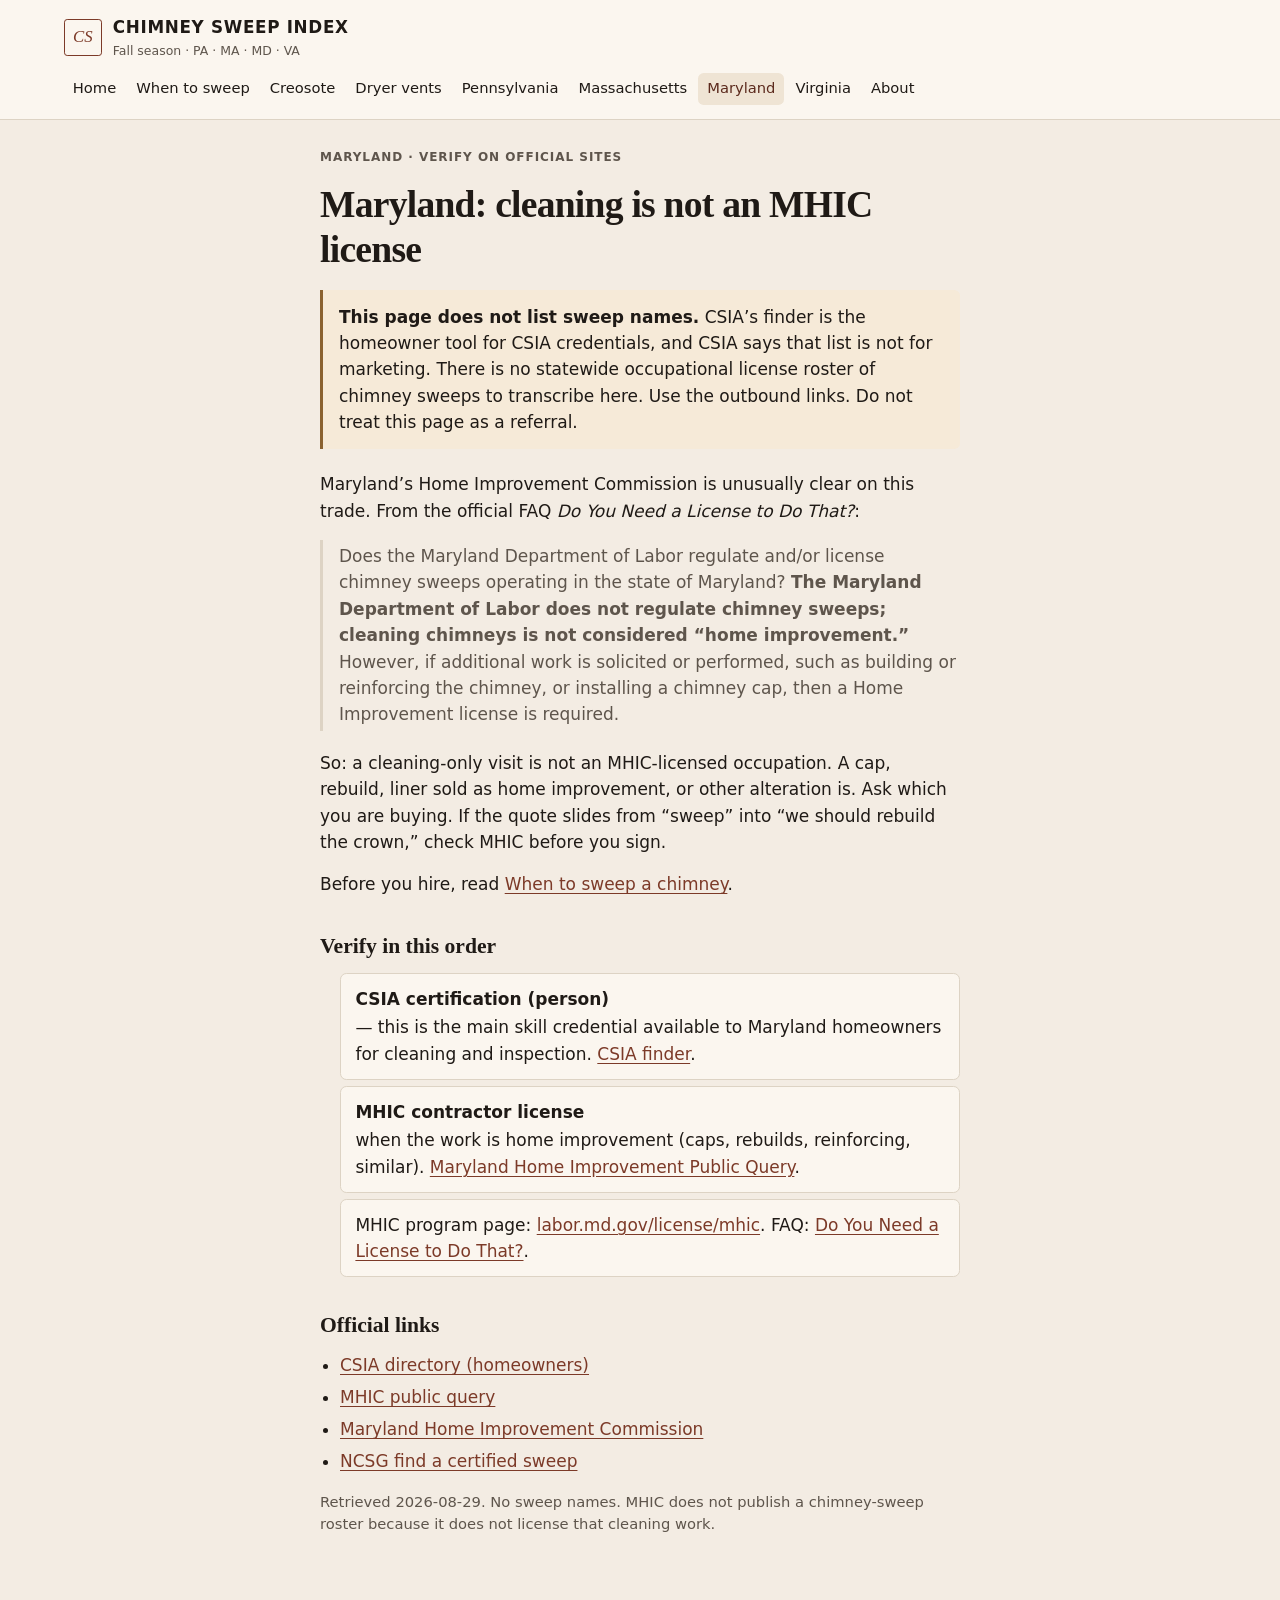
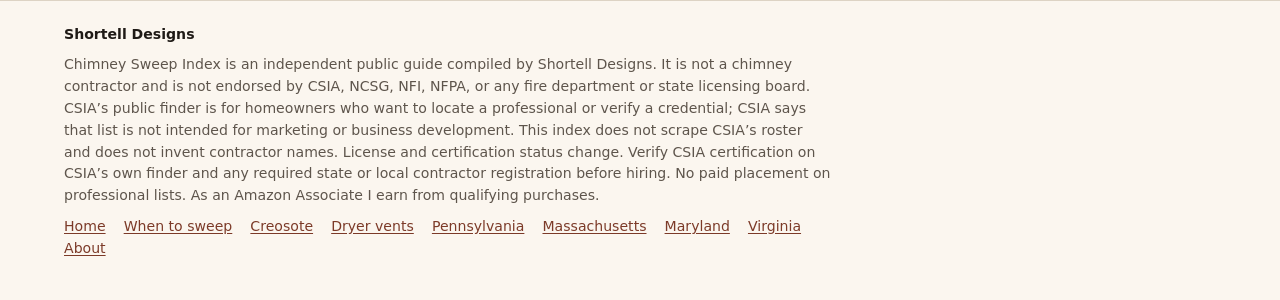
<file: md.html>
<!DOCTYPE html>
<html lang="en">
<head>
  <meta charset="utf-8">
  <meta name="viewport" content="width=device-width, initial-scale=1">
  <title>Maryland Chimney Sweep Verify | Chimney Sweep Index</title>
  <meta name="description" content="Verify a Maryland chimney sweep on CSIA’s finder, then the official contractor lookup. No invented names. Not CSIA-endorsed.">
  <link rel="canonical" href="https://shortelldesigns.github.io/chimney-sweep-index/md.html">
  <link rel="stylesheet" href="css/style.css">
</head>
<body>
  <a class="skip" href="#main">Skip to content</a>
  <header class="site-header">
    <div class="header-inner">
      <a class="brand" href="index.html">
        <span class="brand-mark" aria-hidden="true">CS</span>
        <span class="brand-text">
          <span class="brand-name">Chimney Sweep Index</span>
          <span class="brand-sub">Fall season · PA · MA · MD · VA</span>
        </span>
      </a>
      <nav aria-label="Primary">
        <a href="index.html">Home</a>
        <a href="how-to.html">When to sweep</a>
        <a href="creosote.html">Creosote</a>
        <a href="dryer-vent.html">Dryer vents</a>
        <a href="pa.html">Pennsylvania</a>
        <a href="ma.html">Massachusetts</a>
        <a href="md.html" aria-current="page">Maryland</a>
        <a href="va.html">Virginia</a>
        <a href="about.html">About</a>
      </nav>
    </div>
  </header>
  <main id="main">
    <article class="wrap-prose prose">
      <p class="kicker">Maryland · verify on official sites</p>
      <h1>Maryland: cleaning is not an MHIC license</h1>
      <div class="note">
        <p><strong>This page does not list sweep names.</strong> CSIA’s finder is the homeowner
        tool for CSIA credentials, and CSIA says that list is not for marketing. There is no
        statewide occupational license roster of chimney sweeps to transcribe here. Use the
        outbound links. Do not treat this page as a referral.</p>
      </div>
      
      <p>Maryland’s Home Improvement Commission is unusually clear on this trade. From the
      official FAQ <em>Do You Need a License to Do That?</em>:</p>
      <blockquote>
        <p>Does the Maryland Department of Labor regulate and/or license chimney sweeps operating
        in the state of Maryland? <strong>The Maryland Department of Labor does not regulate
        chimney sweeps; cleaning chimneys is not considered “home improvement.”</strong> However,
        if additional work is solicited or performed, such as building or reinforcing the
        chimney, or installing a chimney cap, then a Home Improvement license is required.</p>
      </blockquote>
      <p>So: a cleaning-only visit is not an MHIC-licensed occupation. A cap, rebuild, liner
      sold as home improvement, or other alteration is. Ask which you are buying. If the quote
      slides from “sweep” into “we should rebuild the crown,” check MHIC before you sign.</p>

<p>Before you hire, read <a href="how-to.html">When to sweep a chimney</a>.</p>
      <h2>Verify in this order</h2>
      <ol class="checklist">
        <li><strong>CSIA certification (person)</strong> — this is the main skill credential
          available to Maryland homeowners for cleaning and inspection.
          <a href="https://web.csia.org/directory/">CSIA finder</a>.</li>
        <li><strong>MHIC contractor license</strong> when the work is home improvement (caps,
          rebuilds, reinforcing, similar).
          <a href="https://www.dllr.state.md.us/cgi-bin/ElectronicLicensing/OP_search/OP_search.cgi?calling_app=HIC::HIC_qselect">Maryland Home Improvement Public Query</a>.</li>
        <li>MHIC program page:
          <a href="https://labor.md.gov/license/mhic/">labor.md.gov/license/mhic</a>.
          FAQ:
          <a href="https://labor.md.gov/license/mhic/mhicfaq.shtml">Do You Need a License to Do That?</a>.</li>
      </ol>

      <h2>Official links</h2>
      <ul>
        <li><a href="https://web.csia.org/directory/">CSIA directory (homeowners)</a></li>
        <li><a href="https://www.dllr.state.md.us/cgi-bin/ElectronicLicensing/OP_search/OP_search.cgi?calling_app=HIC::HIC_qselect">MHIC public query</a></li>
        <li><a href="https://labor.md.gov/license/mhic/">Maryland Home Improvement Commission</a></li>
        <li><a href="https://ncsg.org/find-a-sweep/find-a-certified-sweep">NCSG find a certified sweep</a></li>
      </ul>
      <p class="meta">Retrieved 2026-08-29. No sweep names. MHIC does not publish a chimney-sweep
      roster because it does not license that cleaning work.</p>

    </article>
  </main>
  <footer class="site-footer">
    <div class="wrap">
      <p class="byline">Shortell Designs</p>
      <p>Chimney Sweep Index is an independent public guide compiled by Shortell Designs.
      It is not a chimney contractor and is not endorsed by CSIA, NCSG, NFI,
      NFPA, or any fire department or state licensing board. CSIA’s public finder is for homeowners
      who want to locate a professional or verify a credential; CSIA says that list is not intended
      for marketing or business development. This index does not scrape CSIA’s roster and does not
      invent contractor names. License and certification status change. Verify CSIA certification
      on CSIA’s own finder and any required state or local contractor registration before hiring.
      No paid placement on professional lists. As an Amazon Associate I earn from qualifying purchases.</p>
      <p class="foot-nav"><a href="index.html">Home</a> <a href="how-to.html">When to sweep</a> <a href="creosote.html">Creosote</a> <a href="dryer-vent.html">Dryer vents</a> <a href="pa.html">Pennsylvania</a> <a href="ma.html">Massachusetts</a> <a href="md.html">Maryland</a> <a href="va.html">Virginia</a> <a href="about.html">About</a></p>
    </div>
  </footer>
</body>
</html>
</file>
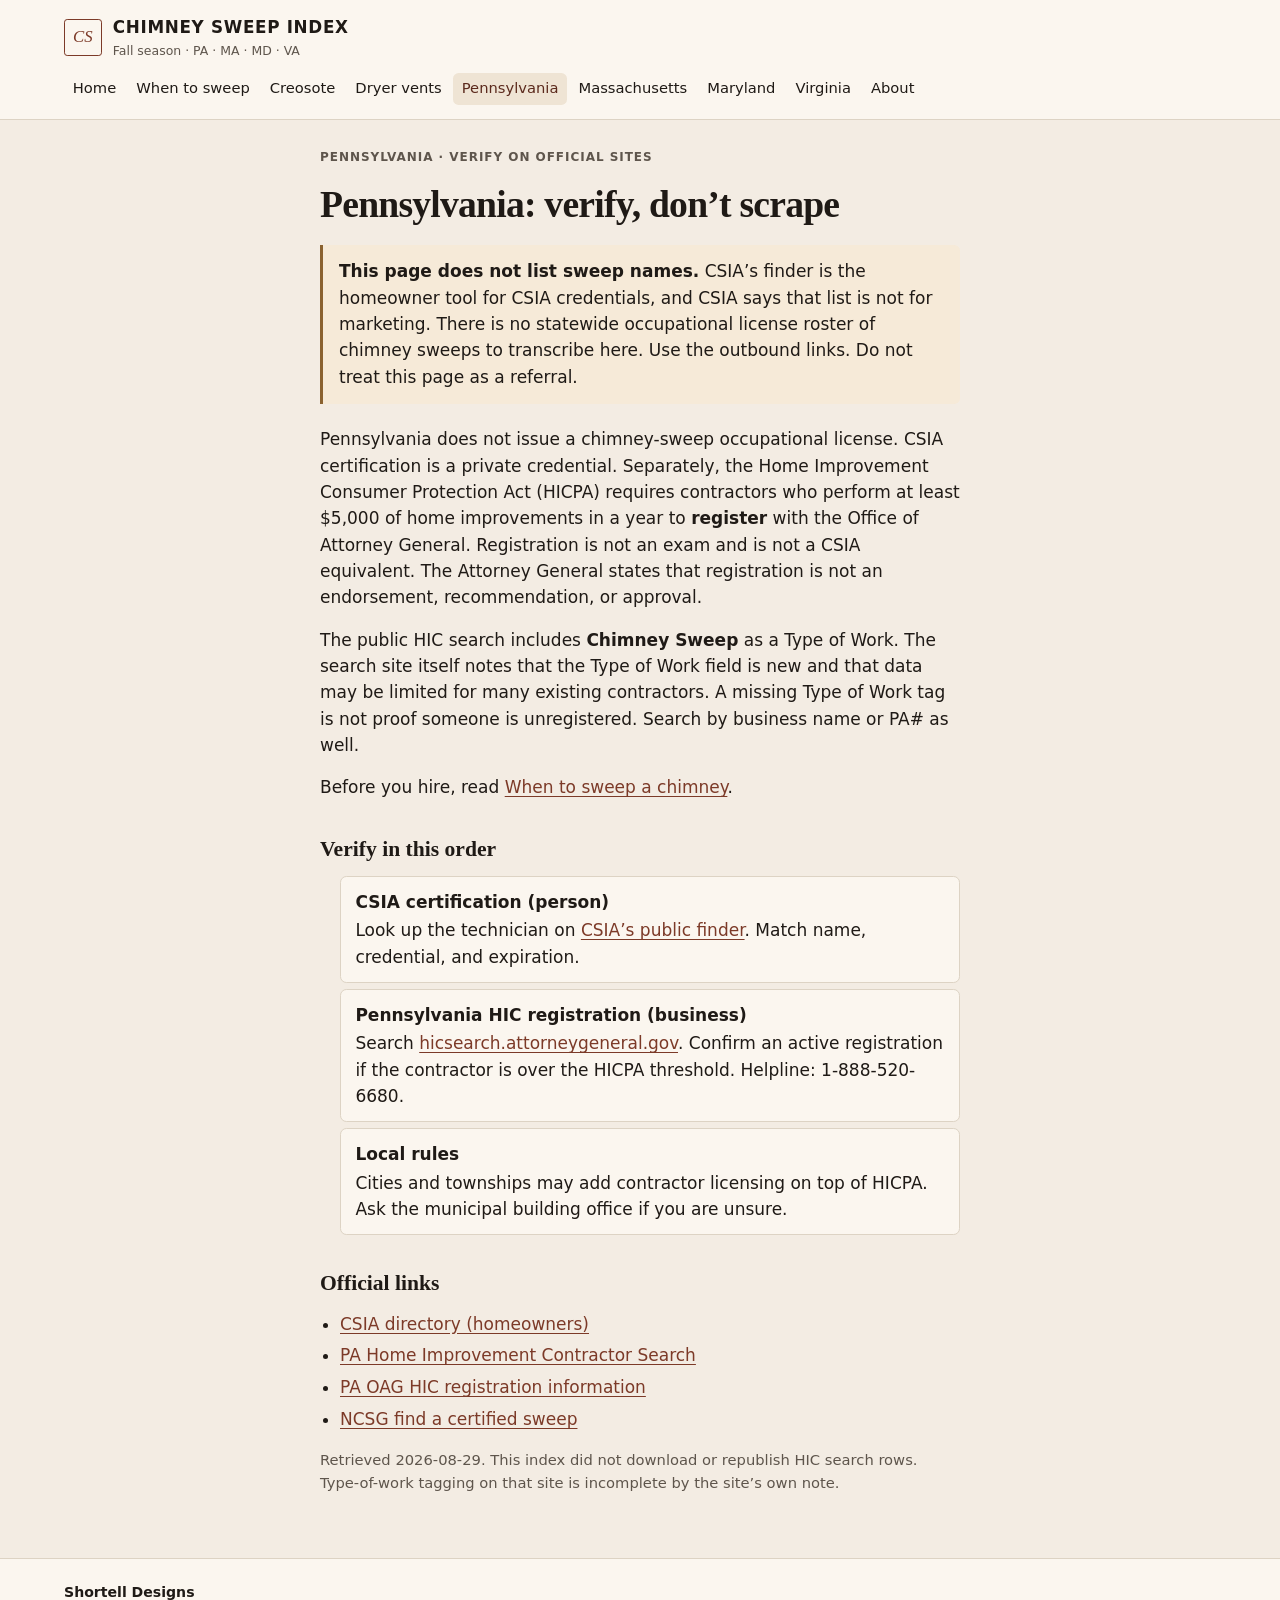
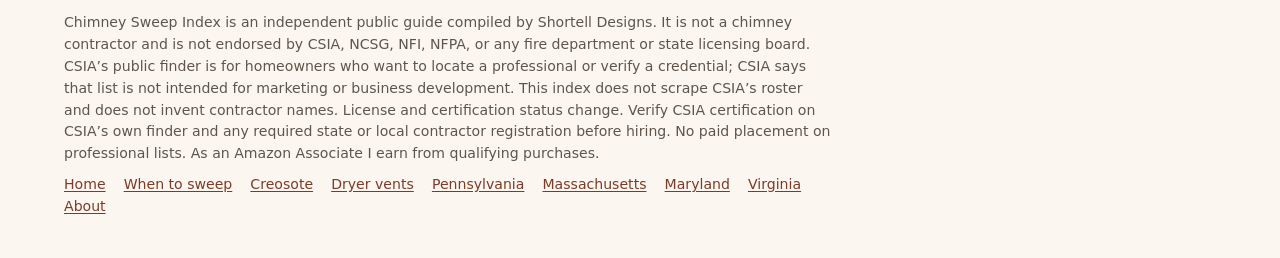
<file: pa.html>
<!DOCTYPE html>
<html lang="en">
<head>
  <meta charset="utf-8">
  <meta name="viewport" content="width=device-width, initial-scale=1">
  <title>Pennsylvania Chimney Sweep Verify | Chimney Sweep Index</title>
  <meta name="description" content="Verify a Pennsylvania chimney sweep on CSIA’s finder, then the official contractor lookup. No invented names. Not CSIA-endorsed.">
  <link rel="canonical" href="https://shortelldesigns.github.io/chimney-sweep-index/pa.html">
  <link rel="stylesheet" href="css/style.css">
</head>
<body>
  <a class="skip" href="#main">Skip to content</a>
  <header class="site-header">
    <div class="header-inner">
      <a class="brand" href="index.html">
        <span class="brand-mark" aria-hidden="true">CS</span>
        <span class="brand-text">
          <span class="brand-name">Chimney Sweep Index</span>
          <span class="brand-sub">Fall season · PA · MA · MD · VA</span>
        </span>
      </a>
      <nav aria-label="Primary">
        <a href="index.html">Home</a>
        <a href="how-to.html">When to sweep</a>
        <a href="creosote.html">Creosote</a>
        <a href="dryer-vent.html">Dryer vents</a>
        <a href="pa.html" aria-current="page">Pennsylvania</a>
        <a href="ma.html">Massachusetts</a>
        <a href="md.html">Maryland</a>
        <a href="va.html">Virginia</a>
        <a href="about.html">About</a>
      </nav>
    </div>
  </header>
  <main id="main">
    <article class="wrap-prose prose">
      <p class="kicker">Pennsylvania · verify on official sites</p>
      <h1>Pennsylvania: verify, don’t scrape</h1>
      <div class="note">
        <p><strong>This page does not list sweep names.</strong> CSIA’s finder is the homeowner
        tool for CSIA credentials, and CSIA says that list is not for marketing. There is no
        statewide occupational license roster of chimney sweeps to transcribe here. Use the
        outbound links. Do not treat this page as a referral.</p>
      </div>
      
      <p>Pennsylvania does not issue a chimney-sweep occupational license. CSIA certification is
      a private credential. Separately, the Home Improvement Consumer Protection Act (HICPA)
      requires contractors who perform at least $5,000 of home improvements in a year to
      <strong>register</strong> with the Office of Attorney General. Registration is not an exam
      and is not a CSIA equivalent. The Attorney General states that registration is not an
      endorsement, recommendation, or approval.</p>
      <p>The public HIC search includes <strong>Chimney Sweep</strong> as a Type of Work. The
      search site itself notes that the Type of Work field is new and that data may be limited
      for many existing contractors. A missing Type of Work tag is not proof someone is
      unregistered. Search by business name or PA# as well.</p>

<p>Before you hire, read <a href="how-to.html">When to sweep a chimney</a>.</p>
      <h2>Verify in this order</h2>
      <ol class="checklist">
        <li><strong>CSIA certification (person)</strong>
          Look up the technician on
          <a href="https://web.csia.org/directory/">CSIA’s public finder</a>.
          Match name, credential, and expiration.</li>
        <li><strong>Pennsylvania HIC registration (business)</strong>
          Search
          <a href="https://hicsearch.attorneygeneral.gov/">hicsearch.attorneygeneral.gov</a>.
          Confirm an active registration if the contractor is over the HICPA threshold.
          Helpline: 1-888-520-6680.</li>
        <li><strong>Local rules</strong>
          Cities and townships may add contractor licensing on top of HICPA. Ask the municipal
          building office if you are unsure.</li>
      </ol>

      <h2>Official links</h2>
      <ul>
        <li><a href="https://web.csia.org/directory/">CSIA directory (homeowners)</a></li>
        <li><a href="https://hicsearch.attorneygeneral.gov/">PA Home Improvement Contractor Search</a></li>
        <li><a href="https://www.attorneygeneral.gov/businesses-and-organizations/home-improvement-contractor-registration/">PA OAG HIC registration information</a></li>
        <li><a href="https://ncsg.org/find-a-sweep/find-a-certified-sweep">NCSG find a certified sweep</a></li>
      </ul>
      <p class="meta">Retrieved 2026-08-29. This index did not download or republish HIC search
      rows. Type-of-work tagging on that site is incomplete by the site’s own note.</p>

    </article>
  </main>
  <footer class="site-footer">
    <div class="wrap">
      <p class="byline">Shortell Designs</p>
      <p>Chimney Sweep Index is an independent public guide compiled by Shortell Designs.
      It is not a chimney contractor and is not endorsed by CSIA, NCSG, NFI,
      NFPA, or any fire department or state licensing board. CSIA’s public finder is for homeowners
      who want to locate a professional or verify a credential; CSIA says that list is not intended
      for marketing or business development. This index does not scrape CSIA’s roster and does not
      invent contractor names. License and certification status change. Verify CSIA certification
      on CSIA’s own finder and any required state or local contractor registration before hiring.
      No paid placement on professional lists. As an Amazon Associate I earn from qualifying purchases.</p>
      <p class="foot-nav"><a href="index.html">Home</a> <a href="how-to.html">When to sweep</a> <a href="creosote.html">Creosote</a> <a href="dryer-vent.html">Dryer vents</a> <a href="pa.html">Pennsylvania</a> <a href="ma.html">Massachusetts</a> <a href="md.html">Maryland</a> <a href="va.html">Virginia</a> <a href="about.html">About</a></p>
    </div>
  </footer>
</body>
</html>
</file>
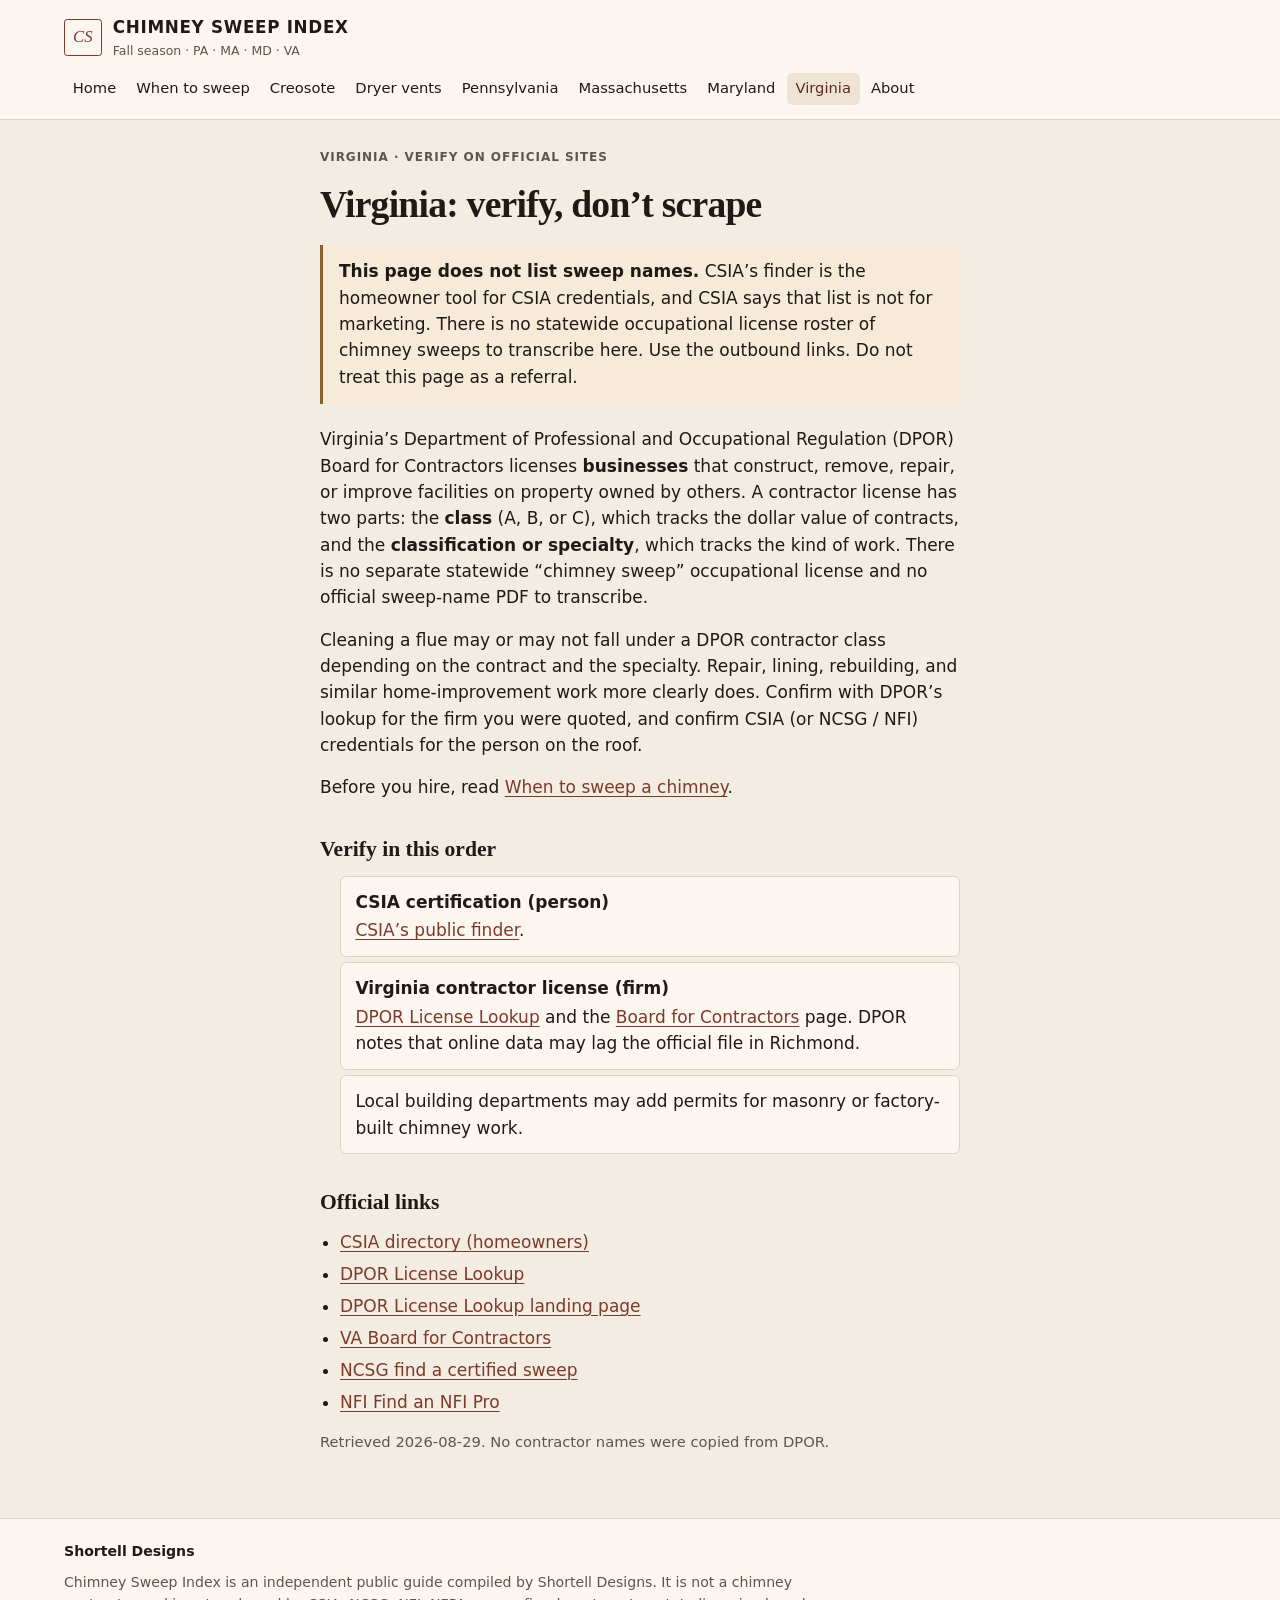
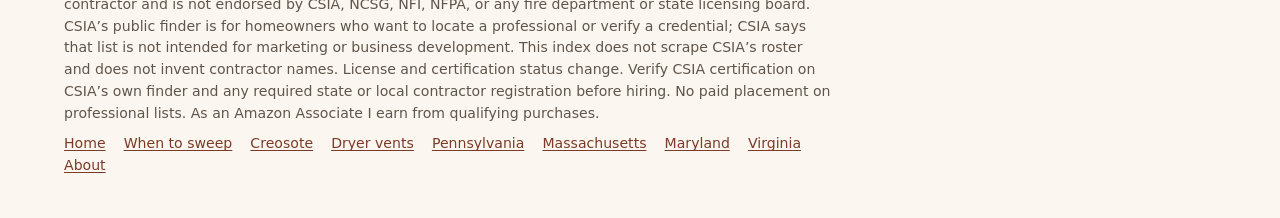
<file: va.html>
<!DOCTYPE html>
<html lang="en">
<head>
  <meta charset="utf-8">
  <meta name="viewport" content="width=device-width, initial-scale=1">
  <title>Virginia Chimney Sweep Verify | Chimney Sweep Index</title>
  <meta name="description" content="Verify a Virginia chimney sweep on CSIA’s finder, then the official contractor lookup. No invented names. Not CSIA-endorsed.">
  <link rel="canonical" href="https://shortelldesigns.github.io/chimney-sweep-index/va.html">
  <link rel="stylesheet" href="css/style.css">
</head>
<body>
  <a class="skip" href="#main">Skip to content</a>
  <header class="site-header">
    <div class="header-inner">
      <a class="brand" href="index.html">
        <span class="brand-mark" aria-hidden="true">CS</span>
        <span class="brand-text">
          <span class="brand-name">Chimney Sweep Index</span>
          <span class="brand-sub">Fall season · PA · MA · MD · VA</span>
        </span>
      </a>
      <nav aria-label="Primary">
        <a href="index.html">Home</a>
        <a href="how-to.html">When to sweep</a>
        <a href="creosote.html">Creosote</a>
        <a href="dryer-vent.html">Dryer vents</a>
        <a href="pa.html">Pennsylvania</a>
        <a href="ma.html">Massachusetts</a>
        <a href="md.html">Maryland</a>
        <a href="va.html" aria-current="page">Virginia</a>
        <a href="about.html">About</a>
      </nav>
    </div>
  </header>
  <main id="main">
    <article class="wrap-prose prose">
      <p class="kicker">Virginia · verify on official sites</p>
      <h1>Virginia: verify, don’t scrape</h1>
      <div class="note">
        <p><strong>This page does not list sweep names.</strong> CSIA’s finder is the homeowner
        tool for CSIA credentials, and CSIA says that list is not for marketing. There is no
        statewide occupational license roster of chimney sweeps to transcribe here. Use the
        outbound links. Do not treat this page as a referral.</p>
      </div>
      
      <p>Virginia’s Department of Professional and Occupational Regulation (DPOR) Board for
      Contractors licenses <strong>businesses</strong> that construct, remove, repair, or improve
      facilities on property owned by others. A contractor license has two parts: the
      <strong>class</strong> (A, B, or C), which tracks the dollar value of contracts, and the
      <strong>classification or specialty</strong>, which tracks the kind of work. There is no
      separate statewide “chimney sweep” occupational license and no official sweep-name PDF to
      transcribe.</p>
      <p>Cleaning a flue may or may not fall under a DPOR contractor class depending on the
      contract and the specialty. Repair, lining, rebuilding, and similar home-improvement work
      more clearly does. Confirm with DPOR’s lookup for the firm you were quoted, and confirm
      CSIA (or NCSG / NFI) credentials for the person on the roof.</p>

<p>Before you hire, read <a href="how-to.html">When to sweep a chimney</a>.</p>
      <h2>Verify in this order</h2>
      <ol class="checklist">
        <li><strong>CSIA certification (person)</strong>
          <a href="https://web.csia.org/directory/">CSIA’s public finder</a>.</li>
        <li><strong>Virginia contractor license (firm)</strong>
          <a href="https://dporweb.dpor.virginia.gov/LicenseLookup/Search">DPOR License Lookup</a>
          and the
          <a href="https://www.dpor.virginia.gov/Boards/Contractors">Board for Contractors</a>
          page. DPOR notes that online data may lag the official file in Richmond.</li>
        <li>Local building departments may add permits for masonry or factory-built chimney work.</li>
      </ol>

      <h2>Official links</h2>
      <ul>
        <li><a href="https://web.csia.org/directory/">CSIA directory (homeowners)</a></li>
        <li><a href="https://dporweb.dpor.virginia.gov/LicenseLookup/Search">DPOR License Lookup</a></li>
        <li><a href="https://www.dpor.virginia.gov/LicenseLookup">DPOR License Lookup landing page</a></li>
        <li><a href="https://www.dpor.virginia.gov/Boards/Contractors">VA Board for Contractors</a></li>
        <li><a href="https://ncsg.org/find-a-sweep/find-a-certified-sweep">NCSG find a certified sweep</a></li>
        <li><a href="https://www.nficertified.org/public/find-an-nfi-pro/">NFI Find an NFI Pro</a></li>
      </ul>
      <p class="meta">Retrieved 2026-08-29. No contractor names were copied from DPOR.</p>

    </article>
  </main>
  <footer class="site-footer">
    <div class="wrap">
      <p class="byline">Shortell Designs</p>
      <p>Chimney Sweep Index is an independent public guide compiled by Shortell Designs.
      It is not a chimney contractor and is not endorsed by CSIA, NCSG, NFI,
      NFPA, or any fire department or state licensing board. CSIA’s public finder is for homeowners
      who want to locate a professional or verify a credential; CSIA says that list is not intended
      for marketing or business development. This index does not scrape CSIA’s roster and does not
      invent contractor names. License and certification status change. Verify CSIA certification
      on CSIA’s own finder and any required state or local contractor registration before hiring.
      No paid placement on professional lists. As an Amazon Associate I earn from qualifying purchases.</p>
      <p class="foot-nav"><a href="index.html">Home</a> <a href="how-to.html">When to sweep</a> <a href="creosote.html">Creosote</a> <a href="dryer-vent.html">Dryer vents</a> <a href="pa.html">Pennsylvania</a> <a href="ma.html">Massachusetts</a> <a href="md.html">Maryland</a> <a href="va.html">Virginia</a> <a href="about.html">About</a></p>
    </div>
  </footer>
</body>
</html>
</file>
<file: css/style.css>
/* Chimney Sweep Index — mobile-first, calm, no tracking */
:root {
  --bg: #f3ece3;
  --bg-2: #fbf6ef;
  --ink: #1f1a16;
  --muted: #5e554c;
  --line: #ddd3c4;
  --brick: #7c3a28;
  --brick-2: #5c2a1d;
  --sand: #efe4d4;
  --sand-ink: #5a4718;
  --ember: #f3e4d4;
  --ember-ink: #7a3a28;
  --slate: #e8e4ee;
  --slate-ink: #3a3160;
  --note: #f6ead8;
  --note-edge: #8a6230;
  --focus: #7c3a28;
  --max: 72rem;
  --prose: 40rem;
  --radius: 0.35rem;
}

*,
*::before,
*::after {
  box-sizing: border-box;
}

html {
  scroll-behavior: smooth;
}

body {
  margin: 0;
  color: var(--ink);
  background: var(--bg);
  font-family: "Source Sans 3", "Segoe UI", system-ui, -apple-system, sans-serif;
  font-size: 1.0625rem;
  line-height: 1.55;
}

.skip {
  position: absolute;
  left: 0.75rem;
  top: -3rem;
  background: var(--brick);
  color: #fff;
  padding: 0.4rem 0.7rem;
  z-index: 20;
}
.skip:focus {
  top: 0.75rem;
}

a {
  color: var(--brick);
  text-underline-offset: 0.15em;
}
a:hover {
  color: var(--brick-2);
}
a:focus-visible,
button:focus-visible,
input:focus-visible {
  outline: 2px solid var(--focus);
  outline-offset: 2px;
}

.wrap {
  width: min(100% - 2rem, var(--max));
  margin-inline: auto;
}
.wrap-prose {
  width: min(100% - 2rem, var(--prose));
  margin-inline: auto;
}

.site-header {
  border-bottom: 1px solid var(--line);
  background: var(--bg-2);
}
.header-inner {
  width: min(100% - 2rem, var(--max));
  margin-inline: auto;
  padding: 0.9rem 0 0.85rem;
  display: flex;
  flex-wrap: wrap;
  gap: 0.75rem 1.5rem;
  align-items: center;
  justify-content: space-between;
}
.brand {
  display: flex;
  gap: 0.7rem;
  align-items: center;
  text-decoration: none;
  color: inherit;
}
.brand-mark {
  flex: none;
  width: 2.35rem;
  height: 2.35rem;
  display: grid;
  place-items: center;
  border: 1.5px solid var(--brick);
  border-radius: 0.2rem;
  color: var(--brick);
  font-family: Georgia, "Iowan Old Style", "Palatino Linotype", serif;
  font-style: italic;
  font-size: 1.05rem;
  line-height: 1;
}
.brand-text {
  display: flex;
  flex-direction: column;
  gap: 0.05rem;
}
.brand-name {
  font-weight: 700;
  letter-spacing: 0.04em;
  font-size: 1.05rem;
  text-transform: uppercase;
}
.brand-sub {
  font-size: 0.78rem;
  color: var(--muted);
}

nav {
  display: flex;
  flex-wrap: wrap;
  gap: 0.15rem;
}
nav a {
  text-decoration: none;
  color: var(--ink);
  padding: 0.3rem 0.55rem;
  border-radius: var(--radius);
  font-size: 0.92rem;
}
nav a:hover,
nav a[aria-current="page"] {
  background: var(--sand);
  color: var(--brick-2);
}

main {
  padding: 1.75rem 0 3rem;
}
h1 {
  font-family: Georgia, "Iowan Old Style", Palatino, serif;
  font-weight: 600;
  font-size: clamp(1.7rem, 3.5vw, 2.35rem);
  line-height: 1.2;
  margin: 0 0 0.6rem;
  letter-spacing: -0.02em;
}
h2 {
  font-family: Georgia, "Iowan Old Style", Palatino, serif;
  font-weight: 600;
  font-size: 1.35rem;
  margin: 2rem 0 0.6rem;
}
h3 {
  font-size: 1.05rem;
  margin: 1.4rem 0 0.4rem;
}
p {
  margin: 0 0 1rem;
}
.lede {
  font-size: 1.12rem;
  color: var(--muted);
  max-width: 42rem;
}

.grid {
  display: grid;
  gap: 1rem;
  margin: 1.5rem 0;
}
@media (min-width: 640px) {
  .grid.states {
    grid-template-columns: repeat(2, 1fr);
  }
  .grid.two {
    grid-template-columns: 1fr 1fr;
  }
  .grid.three {
    grid-template-columns: 1fr 1fr;
  }
}
@media (min-width: 960px) {
  .grid.states {
    grid-template-columns: repeat(4, 1fr);
  }
  .grid.three {
    grid-template-columns: 1fr 1fr 1fr;
  }
}
.card {
  background: var(--bg-2);
  border: 1px solid var(--line);
  border-radius: 0.5rem;
  padding: 1.1rem 1.15rem 1.2rem;
  text-decoration: none;
  color: inherit;
  display: block;
}
a.card:hover {
  border-color: var(--brick);
}
.card h2,
.card h3 {
  margin-top: 0;
}
.stat {
  font-variant-numeric: tabular-nums;
  font-size: 1.55rem;
  font-weight: 600;
  color: var(--brick);
  line-height: 1.15;
  margin: 0.2rem 0 0.35rem;
}
.stat small {
  display: block;
  font-size: 0.85rem;
  font-weight: 500;
  color: var(--muted);
  margin-top: 0.25rem;
}
.kicker {
  font-size: 0.75rem;
  letter-spacing: 0.08em;
  text-transform: uppercase;
  color: var(--muted);
  font-weight: 600;
}

.note {
  background: var(--note);
  border-left: 3px solid var(--note-edge);
  padding: 0.85rem 1rem;
  margin: 1.1rem 0 1.4rem;
  border-radius: 0 0.35rem 0.35rem 0;
}
.note p:last-child {
  margin-bottom: 0;
}

ul.plain,
ol.plain {
  padding-left: 1.2rem;
}
.meta {
  color: var(--muted);
  font-size: 0.92rem;
}

.checklist {
  list-style: none;
  padding: 0;
  margin: 0 0 1.2rem;
}
.checklist li {
  background: var(--bg-2);
  border: 1px solid var(--line);
  border-radius: 0.4rem;
  padding: 0.75rem 0.9rem;
  margin-bottom: 0.55rem;
}
.checklist strong {
  display: block;
  margin-bottom: 0.15rem;
}

.sources {
  font-size: 0.92rem;
  color: var(--muted);
}
.sources a {
  color: var(--brick);
}

.prose h1 {
  margin-bottom: 0.75rem;
}
.prose hr {
  border: 0;
  border-top: 1px solid var(--line);
  margin: 1.75rem 0;
}
.prose code {
  font-size: 0.9em;
  background: var(--sand);
  padding: 0.05em 0.3em;
  border-radius: 0.2rem;
}
.prose ul,
.prose ol {
  padding-left: 1.25rem;
  margin: 0 0 1rem;
}
.prose li {
  margin-bottom: 0.35rem;
}

.site-footer {
  border-top: 1px solid var(--line);
  background: var(--bg-2);
  padding: 1.4rem 0 2rem;
  color: var(--muted);
  font-size: 0.88rem;
}
.site-footer .wrap {
  width: min(100% - 2rem, var(--max));
  margin-inline: auto;
}
.byline {
  color: var(--ink);
  font-weight: 600;
  margin-bottom: 0.4rem;
}
.site-footer p {
  margin: 0 0 0.55rem;
  max-width: 48rem;
}
.foot-nav {
  margin-top: 0.8rem;
}
.foot-nav a {
  margin-right: 0.85rem;
}

@media print {
  .site-header nav,
  .skip,
  .foot-nav {
    display: none;
  }
  body,
  .card,
  .site-header,
  .site-footer {
    background: #fff;
  }
  a {
    color: inherit;
  }
}

.prose blockquote {
  margin: 1rem 0 1.2rem;
  padding: 0.2rem 0 0.2rem 1rem;
  border-left: 3px solid var(--line);
  color: var(--muted);
}
.prose blockquote p:last-child {
  margin-bottom: 0;
}

/* Designer pack 2026-11-09: how-to fold CTA (kit link + disclosure before first paid) */
.fold-cta {
  margin: 0 0 1.4rem;
  padding: 1rem 1rem 1.05rem;
  background: var(--bg-2);
  border: 1px solid var(--line);
  border-radius: 0.5rem;
}
.fold-cta .kicker { margin: 0 0 0.5rem; }
.fold-cta .pick-links {
  list-style: none;
  padding: 0;
  margin: 0;
  display: grid;
  gap: 0.35rem;
}
.fold-cta .pick-note {
  margin: 0.65rem 0 0.55rem;
  font-size: 0.88rem;
  color: var(--muted);
}
.fold-cta .kit-link,
.fold-cta a.btn {
  display: flex;
  align-items: center;
  justify-content: center;
  width: 100%;
  min-height: 2.75rem;
  padding: 0.55rem 0.85rem;
  box-sizing: border-box;
  background: var(--brick);
  color: #f6f3ea !important;
  text-decoration: none;
  font-weight: 700;
  border-radius: 0.5rem;
  text-align: center;
  line-height: 1.25;
  flex-wrap: wrap;
  column-gap: 0.35em;
}
.fold-cta a.btn-secondary {
  background: transparent;
  color: var(--brick-2) !important;
  border: 2px solid var(--brick-2);
  margin-top: 0.35rem;
}
.fold-cta .kit-link .paid { color: #f0dcd3; font-style: normal; font-weight: 500; }
@media (max-width: 639px) {
  .fold-cta .kit-link {
    min-height: 2.75rem;
    padding: 0.5rem 0.75rem;
    font-size: 0.95rem;
  }
}

/* Designer pack 2026-11-09: home cards into 390 fold — note moved below cards in HTML; tighten mobile spacing */
@media (max-width: 639px) {
  .lede { margin-bottom: 0.75rem; }
  .grid.three { gap: 0.75rem; margin-top: 0.5rem; }
  .card { padding: 0.9rem 1rem 1rem; }
}

/* Designer iOS-664 fold pack 2026-11-10 */
@media (max-width: 430px) {
  .header-inner { padding: 0.55rem 0 0.5rem; gap: 0.4rem 1rem; }
  h1 { font-size: 1.4rem; margin-bottom: 0.4rem; }
  .paths { margin: 0.35rem 0 0.8rem; }
  .grid.three { margin-top: 0.35rem; gap: 0.65rem; }
  .card { padding: 0.75rem 0.85rem; }
}
</file>
